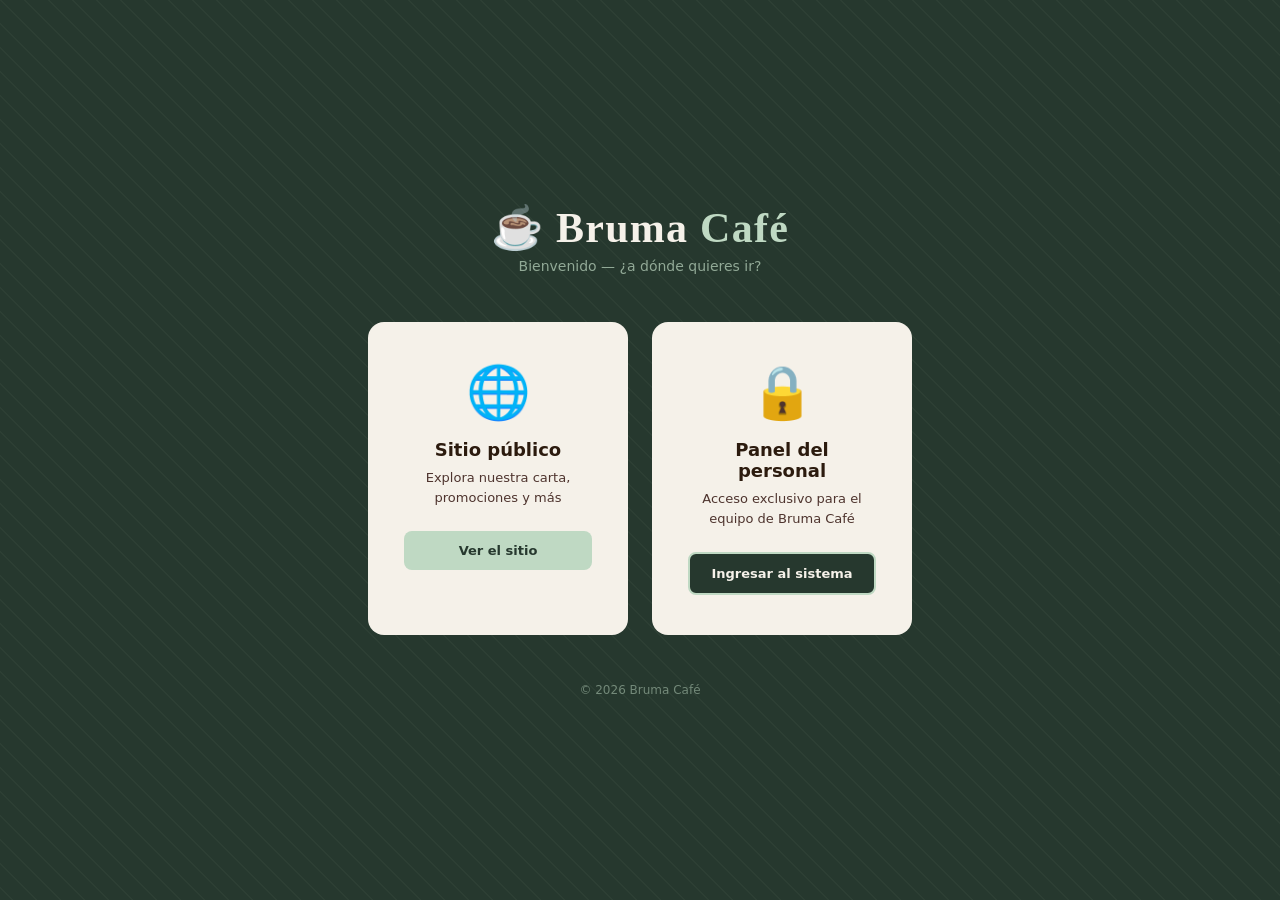
<file: web/index.html>
<!DOCTYPE html>
<html lang="es">
<head>
  <meta charset="UTF-8">
  <meta name="viewport" content="width=device-width, initial-scale=1.0">
  <title>Bruma Café</title>
  <style>
    *, *::before, *::after { box-sizing: border-box; margin: 0; padding: 0; }
    body {
      font-family: system-ui, sans-serif;
      min-height: 100vh;
      background: #26382E;
      display: flex;
      flex-direction: column;
      align-items: center;
      justify-content: center;
      padding: 20px;
      background-image: repeating-linear-gradient(
        45deg, rgba(191,217,195,.04) 0, rgba(191,217,195,.04) 1px,
        transparent 0, transparent 50%);
      background-size: 24px 24px;
    }

    /* Logo */
    .logo-area {
      text-align: center;
      margin-bottom: 48px;
    }
    .logo-area h1 {
      font-family: Georgia, serif;
      font-size: 42px;
      color: #F5F1E9;
      letter-spacing: .03em;
      margin-bottom: 6px;
    }
    .logo-area h1 span { color: #BFD9C3; }
    .logo-area p {
      font-size: 14px;
      color: #BFD9C3;
      opacity: .7;
    }

    /* Tarjetas */
    .cards {
      display: flex;
      gap: 24px;
      justify-content: center;
      flex-wrap: wrap;
    }
    .card {
      background: #F5F1E9;
      border-radius: 16px;
      padding: 40px 36px;
      text-align: center;
      width: 260px;
      transition: transform .2s;
    }
    .card:hover { transform: translateY(-4px); }
    .card-icon { font-size: 52px; margin-bottom: 16px; }
    .card h2 {
      font-size: 18px;
      font-weight: 700;
      color: #2C1B0E;
      margin-bottom: 8px;
    }
    .card p {
      font-size: 13px;
      color: #4E342E;
      margin-bottom: 24px;
      line-height: 1.5;
    }
    .btn {
      display: block;
      padding: 12px 20px;
      border-radius: 8px;
      font-size: 13px;
      font-weight: 600;
      text-decoration: none;
      transition: opacity .15s;
    }
    .btn:hover { opacity: .85; }
    .btn-publico { background: #BFD9C3; color: #26382E; }
    .btn-admin   { background: #26382E; color: #F5F1E9; border: 2px solid #BFD9C3; }

    /* Footer */
    .footer {
      margin-top: 48px;
      font-size: 12px;
      color: rgba(191,217,195,.5);
    }

    /* Responsive */
    @media (max-width: 600px) {
      .logo-area h1 { font-size: 32px; }
      .cards { flex-direction: column; align-items: center; }
      .card { width: 100%; max-width: 300px; }
    }
  </style>
</head>
<body>

  <!-- Logo -->
  <div class="logo-area">
    <h1>☕ Bruma <span>Café</span></h1>
    <p>Bienvenido — ¿a dónde quieres ir?</p>
  </div>

  <!-- Dos tarjetas -->
  <div class="cards">

    <div class="card">
      <div class="card-icon">🌐</div>
      <h2>Sitio público</h2>
      <p>Explora nuestra carta, promociones y más</p>
      <a href="index.html" class="btn btn-publico">Ver el sitio</a>
    </div>

    <div class="card">
      <div class="card-icon">🔒</div>
      <h2>Panel del personal</h2>
      <p>Acceso exclusivo para el equipo de Bruma Café</p>
      <a href="sistema/login.html" class="btn btn-admin">Ingresar al sistema</a>
    </div>

  </div>

  <div class="footer">© 2026 Bruma Café</div>

</body>
</html>
</file>
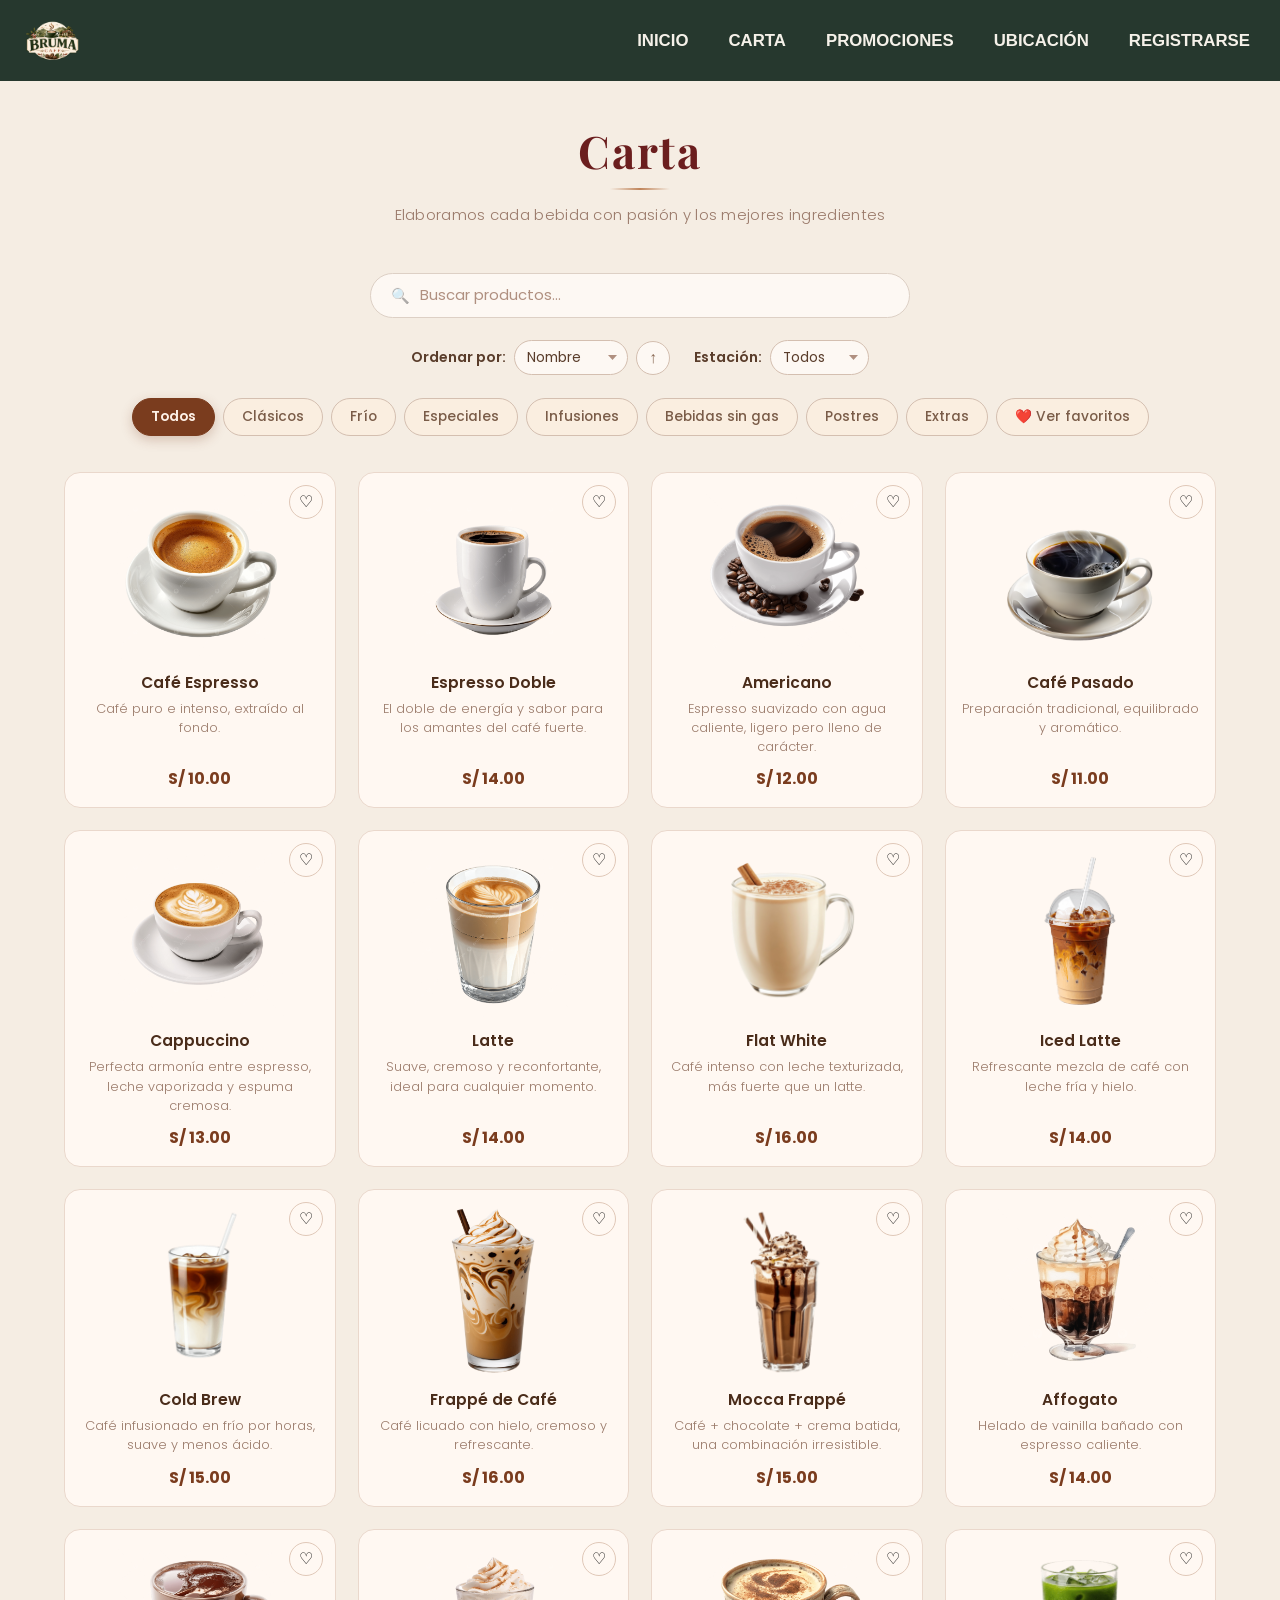
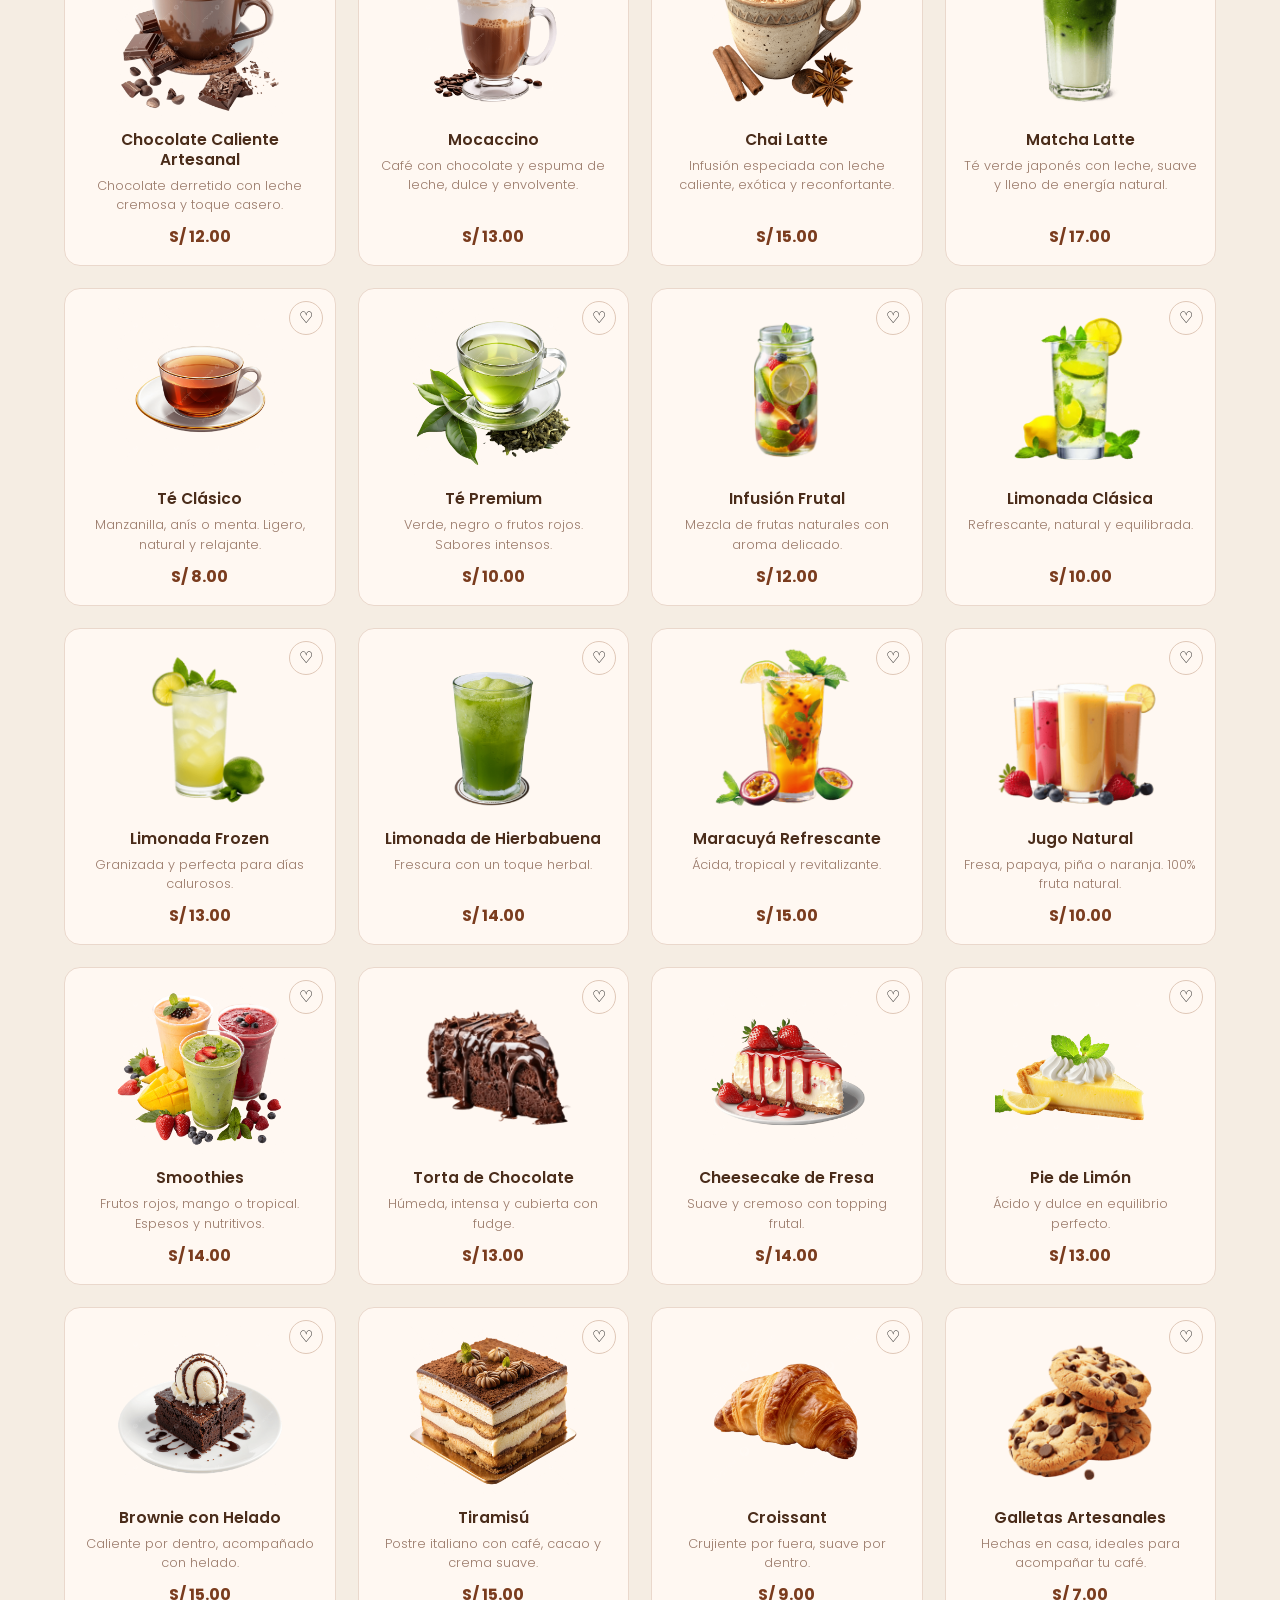
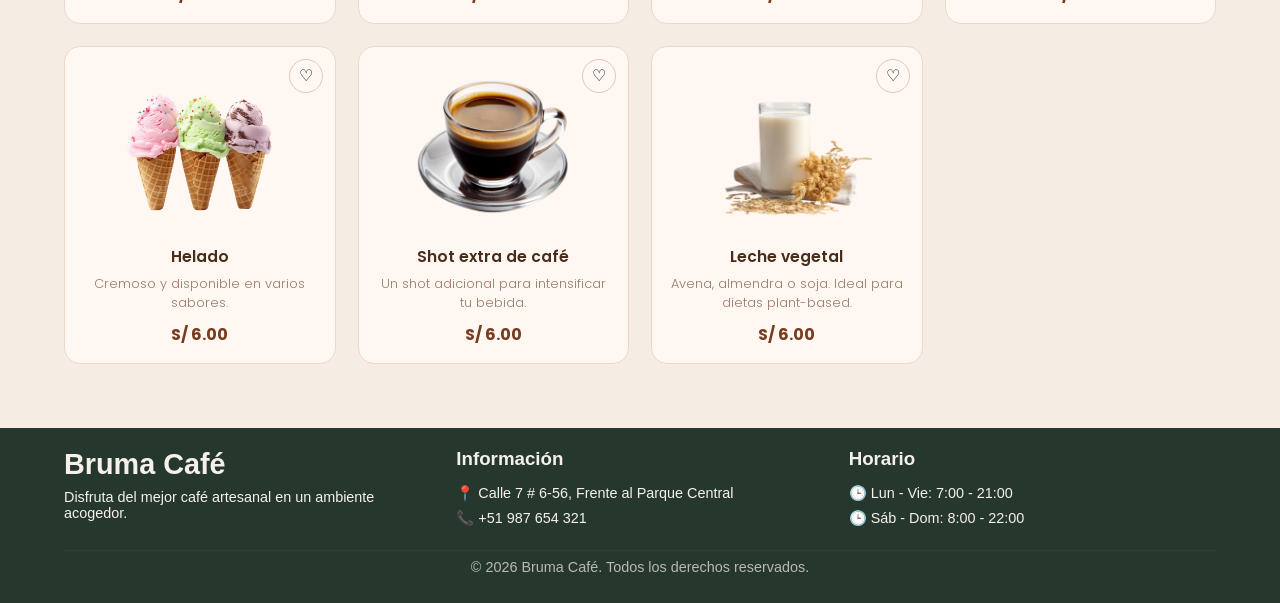
<file: web/CATALOGO.html>
<!DOCTYPE html>
<html lang="es">
<head>
    <title>Bruma Café - Carta</title>
    <meta charset="UTF-8">
    <meta name="viewport" content="width=device-width, initial-scale=1.0">
    <link rel="preconnect" href="https://fonts.googleapis.com">
    <link href="https://fonts.googleapis.com/css2?family=Playfair+Display:wght@700&family=Poppins:wght@300;400;500;600&display=swap" rel="stylesheet">
    <link href="Style_header.css" rel="stylesheet" type="text/css"/>
    <link href="Style_6.css" rel="stylesheet" type="text/css"/>
    <link href="Style_Footer.css" rel="stylesheet" type="text/css"/>
</head>
<body>
    <header>
        <div class="logo-area">
            <img src="Imagenes/LOGO1.png" alt="Logo" class="logo"/>
        </div>
        <nav class="menu">
            <a href="index.html">Inicio</a>
            <a href="CATALOGO.html">Carta</a>
            <a href="Promociones.html">Promociones</a>
            <a href="Direccion.html">Ubicación</a>
            <a href="Registrarse.html">Registrarse</a>
        </nav>
    </header>

    <div class="main"><!--- Contenedor principal --->
        <section class="carta"><!--- Sección de la carta de productos --->

            <div class="carta-header">
                <h1>Carta</h1>
                <div class="divider-deco"></div>
                <p class="text-carta">Elaboramos cada bebida con pasión y los mejores ingredientes</p>
            </div>

            <!-- BUSCADOR -->
            <div class="buscador-box">
                <span class="icono">🔍</span>
                <input type="text" id="buscador" placeholder="Buscar productos...">
            </div>

            <!-- FILTROS -->
            <div class="filtros-top">
                <div class="grupo">
                    <label>Ordenar por:</label>
                    <select id="ordenar">
                        <option value="nombre-asc">Nombre</option>
                        <option value="precio-asc">Precio</option>
                        <option value="fecha-desc">Recientes</option>
                    </select>
                    <button id="toggleOrden">↑</button>
                </div>
                <div class="grupo">
                    <label>Estación:</label>
                    <select id="estacion">
                        <option value="all">Todos</option>
                        <option value="verano">Verano</option>
                        <option value="invierno">Invierno</option>
                    </select>
                </div>
            </div>

            <!-- CATEGORÍAS -->
            <div class="categorias">
                <button class="chip activo" data-cat="all">Todos</button>
                <button class="chip" data-cat="clasicos">Clásicos</button>
                <button class="chip" data-cat="frio">Frío</button>
                <button class="chip" data-cat="especiales">Especiales</button>
                <button class="chip" data-cat="infusiones">Infusiones</button>
                <button class="chip" data-cat="refrescante">Bebidas sin gas</button>
                <button class="chip" data-cat="postres">Postres</button>
                <button class="chip" data-cat="extras">Extras</button>
                <button class="chip" id="verFavoritos">❤️ Ver favoritos</button>
            </div>

            <div class="contenedor-productos"><!--- Contenedor de productos --->

                <!-- ===== CLÁSICOS ===== -->
                <div class="card" data-id="1" data-nombre="Café Espresso" data-categoria="clasicos" data-estacion="invierno" data-precio="10" data-fecha="2025-01-10">
                    <button class="fav-btn">♡</button>
                    <img src="Clasicos/pngtree-espresso-coffee-cutout-png-image_14908169.png" alt="Café Espresso"/>
                    <h3>Café Espresso</h3>
                    <p class="text-card">Café puro e intenso, extraído al fondo.</p>
                    <p>S/ 10.00</p>
                </div>

                <div class="card" data-id="2" data-nombre="Espresso Doble" data-categoria="clasicos" data-estacion="invierno" data-precio="14" data-fecha="2025-02-15">
                    <button class="fav-btn">♡</button>
                    <img src="Clasicos/pngtree-double-delight-cup-of-coffee-and-png-image_15316693.png" alt="Espresso Doble"/>
                    <h3>Espresso Doble</h3>
                    <p class="text-card">El doble de energía y sabor para los amantes del café fuerte.</p>
                    <p>S/ 14.00</p>
                </div>

                <div class="card" data-id="3" data-nombre="Americano" data-categoria="clasicos" data-estacion="invierno" data-precio="12" data-fecha="2025-03-01">
                    <button class="fav-btn">♡</button>
                    <img src="Clasicos/pngtree-americano-coffee-beans-transparent-white-background-png-image_9097377.png" alt="Americano"/>
                    <h3>Americano</h3>
                    <p class="text-card">Espresso suavizado con agua caliente, ligero pero lleno de carácter.</p>
                    <p>S/ 12.00</p>
                </div>

                <div class="card" data-id="4" data-nombre="Café Pasado" data-categoria="clasicos" data-estacion="invierno" data-precio="11" data-fecha="2025-02-20">
                    <button class="fav-btn">♡</button>
                    <img src="Clasicos/cafepasado.png" alt="Café Pasado"/>
                    <h3>Café Pasado</h3>
                    <p class="text-card">Preparación tradicional, equilibrado y aromático.</p>
                    <p>S/ 11.00</p>
                </div>

                <div class="card" data-id="5" data-nombre="Cappuccino" data-categoria="clasicos" data-estacion="invierno" data-precio="13" data-fecha="2025-02-20">
                    <button class="fav-btn">♡</button>
                    <img src="Clasicos/pngtree-delicious-cappuccino-coffee-cup-png-image_14663060.png" alt="Cappuccino"/>
                    <h3>Cappuccino</h3>
                    <p class="text-card">Perfecta armonía entre espresso, leche vaporizada y espuma cremosa.</p>
                    <p>S/ 13.00</p>
                </div>

                <div class="card" data-id="6" data-nombre="Latte" data-categoria="clasicos" data-estacion="invierno" data-precio="14" data-fecha="2025-02-20">
                    <button class="fav-btn">♡</button>
                    <img src="Clasicos/latte22.png" alt="Latte"/>
                    <h3>Latte</h3>
                    <p class="text-card">Suave, cremoso y reconfortante, ideal para cualquier momento.</p>
                    <p>S/ 14.00</p>
                </div>

                <div class="card" data-id="7" data-nombre="Flat White" data-categoria="clasicos" data-estacion="invierno" data-precio="16" data-fecha="2025-02-20">
                    <button class="fav-btn">♡</button>
                    <img src="Clasicos/pngtree-cup-of-hot-flat-white-coffee-on-transparent-background-png-image_14802534.png" alt="Flat White"/>
                    <h3>Flat White</h3>
                    <p class="text-card">Café intenso con leche texturizada, más fuerte que un latte.</p>
                    <p>S/ 16.00</p>
                </div>

                <!-- ===== FRÍO ===== -->
                <div class="card" data-id="8" data-nombre="Iced Latte" data-categoria="frio" data-estacion="verano" data-precio="14" data-fecha="2025-02-20">
                    <button class="fav-btn">♡</button>
                    <img src="Especiales/pngtree-iced-coffee-latte-in-a-plastic-cup-png-image_16393391.png" alt="Iced Latte"/>
                    <h3>Iced Latte</h3>
                    <p class="text-card">Refrescante mezcla de café con leche fría y hielo.</p>
                    <p>S/ 14.00</p>
                </div>

                <div class="card" data-id="9" data-nombre="Cold Brew" data-categoria="frio" data-estacion="verano" data-precio="15" data-fecha="2025-02-20">
                    <button class="fav-btn">♡</button>
                    <img src="Especiales/pngtree-cold-brewed-iced-latte-coffee-png-image_15470494.png" alt="Cold Brew"/>
                    <h3>Cold Brew</h3>
                    <p class="text-card">Café infusionado en frío por horas, suave y menos ácido.</p>
                    <p>S/ 15.00</p>
                </div>

                <div class="card" data-id="10" data-nombre="Frappé de Café" data-categoria="frio" data-estacion="verano" data-precio="16" data-fecha="2025-02-20">
                    <button class="fav-btn">♡</button>
                    <img src="Especiales/frappecafe.png" alt="Frappé de Café"/>
                    <h3>Frappé de Café</h3>
                    <p class="text-card">Café licuado con hielo, cremoso y refrescante.</p>
                    <p>S/ 16.00</p>
                </div>

                <div class="card" data-id="11" data-nombre="Mocca Frappé" data-categoria="frio" data-estacion="verano" data-precio="15" data-fecha="2025-02-20">
                    <button class="fav-btn">♡</button>
                    <img src="Especiales/pngtree-mocha-coffee-frappe-in-glass-png-image_13321780.png" alt="Mocca Frappé"/>
                    <h3>Mocca Frappé</h3>
                    <p class="text-card">Café + chocolate + crema batida, una combinación irresistible.</p>
                    <p>S/ 15.00</p>
                </div>

                <div class="card" data-id="12" data-nombre="Affogato" data-categoria="frio" data-estacion="verano" data-precio="14" data-fecha="2025-02-20">
                    <button class="fav-btn">♡</button>
                    <img src="Especiales/pngtree-watercolor-affogato-coffee-png-image_13005835.png" alt="Affogato"/>
                    <h3>Affogato</h3>
                    <p class="text-card">Helado de vainilla bañado con espresso caliente.</p>
                    <p>S/ 14.00</p>
                </div>

                <!-- ===== ESPECIALES ===== -->
                <div class="card" data-id="13" data-nombre="Chocolate Caliente Artesanal" data-categoria="especiales" data-estacion="invierno" data-precio="12" data-fecha="2025-02-20">
                    <button class="fav-btn">♡</button>
                    <img src="Especiales/chocCaliente.png" alt="Chocolate Caliente Artesanal"/>
                    <h3>Chocolate Caliente Artesanal</h3>
                    <p class="text-card">Chocolate derretido con leche cremosa y toque casero.</p>
                    <p>S/ 12.00</p>
                </div>

                <div class="card" data-id="14" data-nombre="Mocaccino" data-categoria="especiales" data-estacion="invierno" data-precio="13" data-fecha="2025-02-20">
                    <button class="fav-btn">♡</button>
                    <img src="Calientes/pngtree-viennese-coffee-reminiscent-of-cafe-mocha-european-drink-that-contains-espresso-png-image_14593740.png" alt="Mocaccino"/>
                    <h3>Mocaccino</h3>
                    <p class="text-card">Café con chocolate y espuma de leche, dulce y envolvente.</p>
                    <p>S/ 13.00</p>
                </div>

                <div class="card" data-id="15" data-nombre="Chai Latte" data-categoria="especiales" data-estacion="invierno" data-precio="15" data-fecha="2025-02-20">
                    <button class="fav-btn">♡</button>
                    <img src="Especiales/chailattee.png" alt="Chai Latte"/>
                    <h3>Chai Latte</h3>
                    <p class="text-card">Infusión especiada con leche caliente, exótica y reconfortante.</p>
                    <p>S/ 15.00</p>
                </div>

                <div class="card" data-id="16" data-nombre="Matcha Latte" data-categoria="especiales" data-estacion="verano" data-precio="17" data-fecha="2025-02-20">
                    <button class="fav-btn">♡</button>
                    <img src="Calientes/pngtree-matcha-latte-a-tall-glass-of-iced-green-tea-with-cream-png-image_15443763.png" alt="Matcha Latte"/>
                    <h3>Matcha Latte</h3>
                    <p class="text-card">Té verde japonés con leche, suave y lleno de energía natural.</p>
                    <p>S/ 17.00</p>
                </div>

                <!-- ===== INFUSIONES ===== -->
                <div class="card" data-id="17" data-nombre="Té Clásico" data-categoria="infusiones" data-estacion="all" data-precio="8" data-fecha="2025-02-20">
                    <button class="fav-btn">♡</button>
                    <img src="Infusiones/pngtree-hot-cup-of-black-tea-in-a-classic-white-teacup-png-image_20336625.png" alt="Té Clásico"/>
                    <h3>Té Clásico</h3>
                    <p class="text-card">Manzanilla, anís o menta. Ligero, natural y relajante.</p>
                    <p>S/ 8.00</p>
                </div>

                <div class="card" data-id="18" data-nombre="Té Premium" data-categoria="infusiones" data-estacion="all" data-precio="10" data-fecha="2025-02-20">
                    <button class="fav-btn">♡</button>
                    <img src="Infusiones/pngtree-cup-of-green-tea-with-leaves-on-transparent-background-png-image_20059703.png" alt="Té Premium"/>
                    <h3>Té Premium</h3>
                    <p class="text-card">Verde, negro o frutos rojos. Sabores intensos.</p>
                    <p>S/ 10.00</p>
                </div>

                <div class="card" data-id="19" data-nombre="Infusión Frutal" data-categoria="infusiones" data-estacion="all" data-precio="12" data-fecha="2025-02-20">
                    <button class="fav-btn">♡</button>
                    <img src="Infusiones/pngtree-fruit-infused-water-in-a-mason-jar-png-image_13125695.png" alt="Infusión Frutal"/>
                    <h3>Infusión Frutal</h3>
                    <p class="text-card">Mezcla de frutas naturales con aroma delicado.</p>
                    <p>S/ 12.00</p>
                </div>

                <!-- ===== BEBIDAS SIN GAS ===== -->
                <div class="card" data-id="20" data-nombre="Limonada Clásica" data-categoria="refrescante" data-estacion="all" data-precio="10" data-fecha="2025-02-20">
                    <button class="fav-btn">♡</button>
                    <img src="Bebidas refrescantes/pngtree-cold-lemonade-with-mint-and-lemon-drink-png-image_12239904.png" alt="Limonada Clásica"/>
                    <h3>Limonada Clásica</h3>
                    <p class="text-card">Refrescante, natural y equilibrada.</p>
                    <p>S/ 10.00</p>
                </div>

                <div class="card" data-id="21" data-nombre="Limonada Frozen" data-categoria="refrescante" data-estacion="verano" data-precio="13" data-fecha="2025-02-20">
                    <button class="fav-btn">♡</button>
                    <img src="Bebidas refrescantes/limonada.png" alt="Limonada Frozen"/>
                    <h3>Limonada Frozen</h3>
                    <p class="text-card">Granizada y perfecta para días calurosos.</p>
                    <p>S/ 13.00</p>
                </div>

                <div class="card" data-id="22" data-nombre="Limonada de Hierbabuena" data-categoria="refrescante" data-estacion="all" data-precio="14" data-fecha="2025-02-20">
                    <button class="fav-btn">♡</button>
                    <img src="Bebidas refrescantes/hierbabuena.png" alt="Limonada de Hierbabuena"/>
                    <h3>Limonada de Hierbabuena</h3>
                    <p class="text-card">Frescura con un toque herbal.</p>
                    <p>S/ 14.00</p>
                </div>

                <div class="card" data-id="23" data-nombre="Maracuyá Refrescante" data-categoria="refrescante" data-estacion="all" data-precio="15" data-fecha="2025-02-20">
                    <button class="fav-btn">♡</button>
                    <img src="Bebidas refrescantes/pngtree-passion-fruit-mojito-tropical-cocktail-png-image_11671596.png" alt="Maracuyá Refrescante"/>
                    <h3>Maracuyá Refrescante</h3>
                    <p class="text-card">Ácida, tropical y revitalizante.</p>
                    <p>S/ 15.00</p>
                </div>

                <div class="card" data-id="24" data-nombre="Jugo Natural" data-categoria="refrescante" data-estacion="all" data-precio="10" data-fecha="2025-02-20">
                    <button class="fav-btn">♡</button>
                    <img src="Bebidas refrescantes/pngtree-a-picture-of-bunch-different-colored-fruit-juices-fresh-juice-assortment-png-image_15149208.png" alt="Jugo Natural"/>
                    <h3>Jugo Natural</h3>
                    <p class="text-card">Fresa, papaya, piña o naranja. 100% fruta natural.</p>
                    <p>S/ 10.00</p>
                </div>

                <div class="card" data-id="25" data-nombre="Smoothies" data-categoria="refrescante" data-estacion="all" data-precio="14" data-fecha="2025-02-20">
                    <button class="fav-btn">♡</button>
                    <img src="Bebidas refrescantes/pngtree-smoothies-ready-fruits-png-image_20328080.png" alt="Smoothies"/>
                    <h3>Smoothies</h3>
                    <p class="text-card">Frutos rojos, mango o tropical. Espesos y nutritivos.</p>
                    <p>S/ 14.00</p>
                </div>

                <!-- ===== POSTRES ===== -->
                <div class="card" data-id="26" data-nombre="Torta de Chocolate" data-categoria="postres" data-estacion="all" data-precio="13" data-fecha="2025-02-20">
                    <button class="fav-btn">♡</button>
                    <img src="Postres/pngtree-gooey-bliss-a-tempting-chocolate-cake-slice-png-image_10398634.png" alt="Torta de Chocolate"/>
                    <h3>Torta de Chocolate</h3>
                    <p class="text-card">Húmeda, intensa y cubierta con fudge.</p>
                    <p>S/ 13.00</p>
                </div>

                <div class="card" data-id="27" data-nombre="Cheesecake de Fresa" data-categoria="postres" data-estacion="all" data-precio="14" data-fecha="2025-02-20">
                    <button class="fav-btn">♡</button>
                    <img src="Postres/pngtree-slice-of-strawberry-cheesecake-topped-with-fresh-berries-png-image_18847834.png" alt="Cheesecake de Fresa"/>
                    <h3>Cheesecake de Fresa</h3>
                    <p class="text-card">Suave y cremoso con topping frutal.</p>
                    <p>S/ 14.00</p>
                </div>

                <div class="card" data-id="28" data-nombre="Pie de Limón" data-categoria="postres" data-estacion="all" data-precio="13" data-fecha="2025-02-20">
                    <button class="fav-btn">♡</button>
                    <img src="Postres/pngtree-sweet-lemon-pie-png-image_14541909.png" alt="Pie de Limón"/>
                    <h3>Pie de Limón</h3>
                    <p class="text-card">Ácido y dulce en equilibrio perfecto.</p>
                    <p>S/ 13.00</p>
                </div>

                <div class="card" data-id="29" data-nombre="Brownie con Helado" data-categoria="postres" data-estacion="all" data-precio="15" data-fecha="2025-02-20">
                    <button class="fav-btn">♡</button>
                    <img src="Postres/pngtree-chocolate-brownie-with-vanilla-ice-cream-png-image_19965918.png" alt="Brownie con Helado"/>
                    <h3>Brownie con Helado</h3>
                    <p class="text-card">Caliente por dentro, acompañado con helado.</p>
                    <p>S/ 15.00</p>
                </div>

                <div class="card" data-id="30" data-nombre="Tiramisú" data-categoria="postres" data-estacion="all" data-precio="15" data-fecha="2025-02-20">
                    <button class="fav-btn">♡</button>
                    <img src="Postres/pngtree-tiramisu-cake-png-image_16978655.png" alt="Tiramisú"/>
                    <h3>Tiramisú</h3>
                    <p class="text-card">Postre italiano con café, cacao y crema suave.</p>
                    <p>S/ 15.00</p>
                </div>

                <div class="card" data-id="31" data-nombre="Croissant" data-categoria="postres" data-estacion="all" data-precio="9" data-fecha="2025-02-20">
                    <button class="fav-btn">♡</button>
                    <img src="Postres/pngtree-croissant-cutout-png-file-png-image_13019052.png" alt="Croissant"/>
                    <h3>Croissant</h3>
                    <p class="text-card">Crujiente por fuera, suave por dentro.</p>
                    <p>S/ 9.00</p>
                </div>

                <div class="card" data-id="32" data-nombre="Galletas Artesanales" data-categoria="postres" data-estacion="all" data-precio="7" data-fecha="2025-02-20">
                    <button class="fav-btn">♡</button>
                    <img src="Postres/pngtree-deliciously-homemade-chocolate-chip-cookies-with-a-perfect-crunch-png-image_13215405.png" alt="Galletas Artesanales"/>
                    <h3>Galletas Artesanales</h3>
                    <p class="text-card">Hechas en casa, ideales para acompañar tu café.</p>
                    <p>S/ 7.00</p>
                </div>

                <!-- ===== EXTRAS ===== -->
                <div class="card" data-id="33" data-nombre="Helado" data-categoria="extras" data-estacion="all" data-precio="6" data-fecha="2025-02-20">
                    <button class="fav-btn">♡</button>
                    <img src="Extras/pngtree-ice-cream-png-image_13519901.png" alt="Helado"/>
                    <h3>Helado</h3>
                    <p class="text-card">Cremoso y disponible en varios sabores.</p>
                    <p>S/ 6.00</p>
                </div>

                <div class="card" data-id="34" data-nombre="Shot extra de café" data-categoria="extras" data-estacion="all" data-precio="6" data-fecha="2025-02-20">
                    <button class="fav-btn">♡</button>
                    <img src="Extras/pngtree-espresso-cup-with-a-rich-dark-coffee-shot-png-image_12511778.png" alt="Shot extra de café"/>
                    <h3>Shot extra de café</h3>
                    <p class="text-card">Un shot adicional para intensificar tu bebida.</p>
                    <p>S/ 6.00</p>
                </div>

                <div class="card" data-id="35" data-nombre="Leche vegetal" data-categoria="extras" data-estacion="all" data-precio="6" data-fecha="2025-02-20">
                    <button class="fav-btn">♡</button>
                    <img src="Extras/pngtree-oat-milk-in-clear-glass-with-oats-on-table-isolated-transparent-png-image_16536605_1.png" alt="Leche vegetal"/>
                    <h3>Leche vegetal</h3>
                    <p class="text-card">Avena, almendra o soja. Ideal para dietas plant-based.</p>
                    <p>S/ 6.00</p>
                </div>

            </div>
        </section>
    </div>
    <!--  agregar  -->
  <footer class="f-pie">
      <!--  agregar  -->
    <div class="f-fila"> <!-- Ahora se llama fila porque agrupa las columnas -->
        <!--  agregar -->
        <div class="f-columna">
            <h2>Bruma Café</h2>
            <p>Disfruta del mejor café artesanal en un ambiente acogedor.</p>
        </div>
<!--  agregar -->
        <div class="f-columna">
            <h3>Información</h3>
            <p>📍 Calle 7 # 6-56, Frente al Parque Central</p>
            <p>📞 +51 987 654 321</p>
        </div>
<!--  agregar  -->
        <div class="f-columna">
            <h3>Horario</h3>
            <p>🕒 Lun - Vie: 7:00 - 21:00</p>
            <p>🕒 Sáb - Dom: 8:00 - 22:00</p>
        </div>

    </div>
<!--  agregar  -->
    <div class="f-derechos">
        <hr>
        <p>© 2026 Bruma Café. Todos los derechos reservados.</p>
    </div>
</footer>

    <!--  Script  -->
    <script>
        const chips = document.querySelectorAll(".chip");/* BOTONES DE CATEGORÍA */
        const buscador = document.getElementById("buscador");/* BUSCADOR */
        const ordenar = document.getElementById("ordenar");/* SELECT DE ORDEN */
        const estacion = document.getElementById("estacion");/* SELECT DE ESTACIÓN */
        const toggleOrden = document.getElementById("toggleOrden");/* BOTÓN DE TOGGLE ORDEN */
        let ascendente = true;/* ORDEN INICIAL */
        let categoriaActiva = "all";/* CATEGORÍA INICIAL */
        let mostrandoFavoritos = false;/* ESTADO DE FAVORITOS */

        /* FAVORITOS desde localStorage */
        let favoritos = JSON.parse(localStorage.getItem("favoritos")) || [];

        /* MARCAR favoritos al cargar */
        document.querySelectorAll(".card").forEach(card => {
            const id = card.dataset.id;
            const btn = card.querySelector(".fav-btn");
            if (favoritos.includes(id)) {
                btn.classList.add("activo");
                btn.textContent = "❤";
            }
            btn.addEventListener("click", () => {
                if (favoritos.includes(id)) {
                    favoritos = favoritos.filter(f => f !== id);
                    btn.classList.remove("activo");
                    btn.textContent = "♡";
                } else {
                    favoritos.push(id);
                    btn.classList.add("activo");
                    btn.textContent = "❤";
                }
                localStorage.setItem("favoritos", JSON.stringify(favoritos));
                if (mostrandoFavoritos) filtrar();
            });
                        btn.classList.remove("pop");
            void btn.offsetWidth; // fuerza el re-render para que funcione si se hace click rápido
            btn.classList.add("pop");
            btn.addEventListener("animationend", () => btn.classList.remove("pop"), { once: true });
        });

        /* VER FAVORITOS */
        document.getElementById("verFavoritos").addEventListener("click", () => {
            mostrandoFavoritos = !mostrandoFavoritos;
            const btn = document.getElementById("verFavoritos");
            btn.classList.toggle("activo", mostrandoFavoritos);
            filtrar();
        });

        /* CAMBIO DE CATEGORÍA */
        chips.forEach(btn => {
            if (btn.id === "verFavoritos") return;
            btn.addEventListener("click", () => {
                chips.forEach(b => b.classList.remove("activo"));
                btn.classList.add("activo");
                categoriaActiva = btn.dataset.cat;
                mostrandoFavoritos = false;
                document.getElementById("verFavoritos").classList.remove("activo");
                filtrar();
            });
        });

        /* TOGGLE ORDEN */
        toggleOrden.addEventListener("click", () => {
            ascendente = !ascendente;
            toggleOrden.textContent = ascendente ? "↑" : "↓";
            ordenarProductos();
        });

        estacion.addEventListener("change", filtrar);
        buscador.addEventListener("input", filtrar);
        ordenar.addEventListener("change", ordenarProductos);

        /* FILTRAR */
        function filtrar() {
            const texto = buscador.value.toLowerCase();
            const filtroEstacion = estacion.value;

            document.querySelectorAll(".card").forEach(p => {
                const nombre = (p.dataset.nombre || "").toLowerCase();
                const categoria = p.dataset.categoria || "";
                const est = p.dataset.estacion || "";
                const id = p.dataset.id;

                const okTexto = nombre.includes(texto);
                const okCat = categoriaActiva === "all" || categoria === categoriaActiva;
                const okEstacion = filtroEstacion === "all" || est === filtroEstacion || est === "all";
                const okFav = !mostrandoFavoritos || favoritos.includes(id);

                p.style.display = (okTexto && okCat && okEstacion && okFav) ? "" : "none";
            });

            ordenarProductos();
        }

        /* ORDENAR */
        function ordenarProductos() {
            const contenedor = document.querySelector(".contenedor-productos");
            if (!contenedor) return;
            const productos = Array.from(contenedor.children);

            productos.sort((a, b) => {
                const tipo = ordenar.value;
                let resultado = 0;
               if (tipo === "precio-asc")   if (tipo === "nombre-asc") resultado = a.dataset.nombre.localeCompare(b.dataset.nombre);
                if (tipo === "precio-asc") resultado = parseFloat(a.dataset.precio) - parseFloat(b.dataset.precio);
                if (tipo === "fecha-desc") resultado = new Date(b.dataset.fecha) - new Date(a.dataset.fecha);
                return ascendente ? resultado : -resultado;
            });

            contenedor.innerHTML = "";
            productos.forEach(p => contenedor.appendChild(p));
        }
    </script>

</body>
</html>
</file>
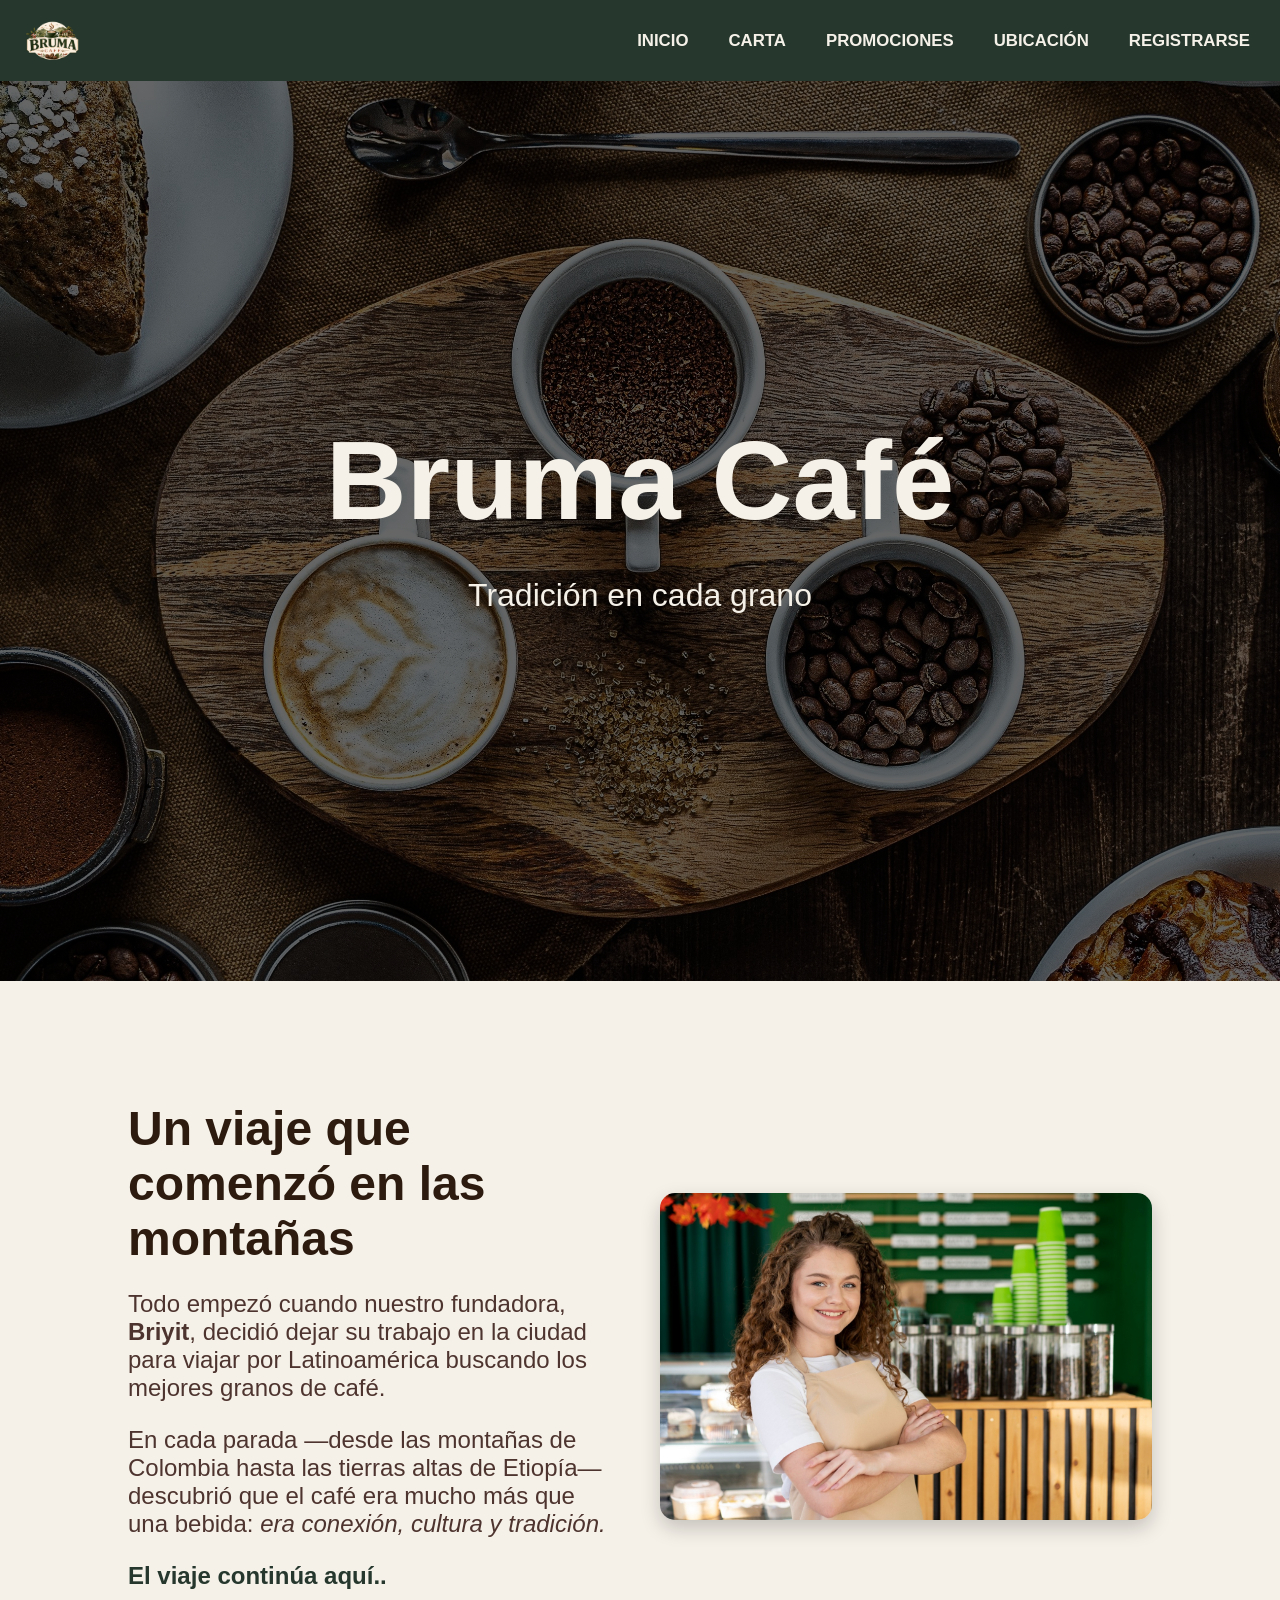
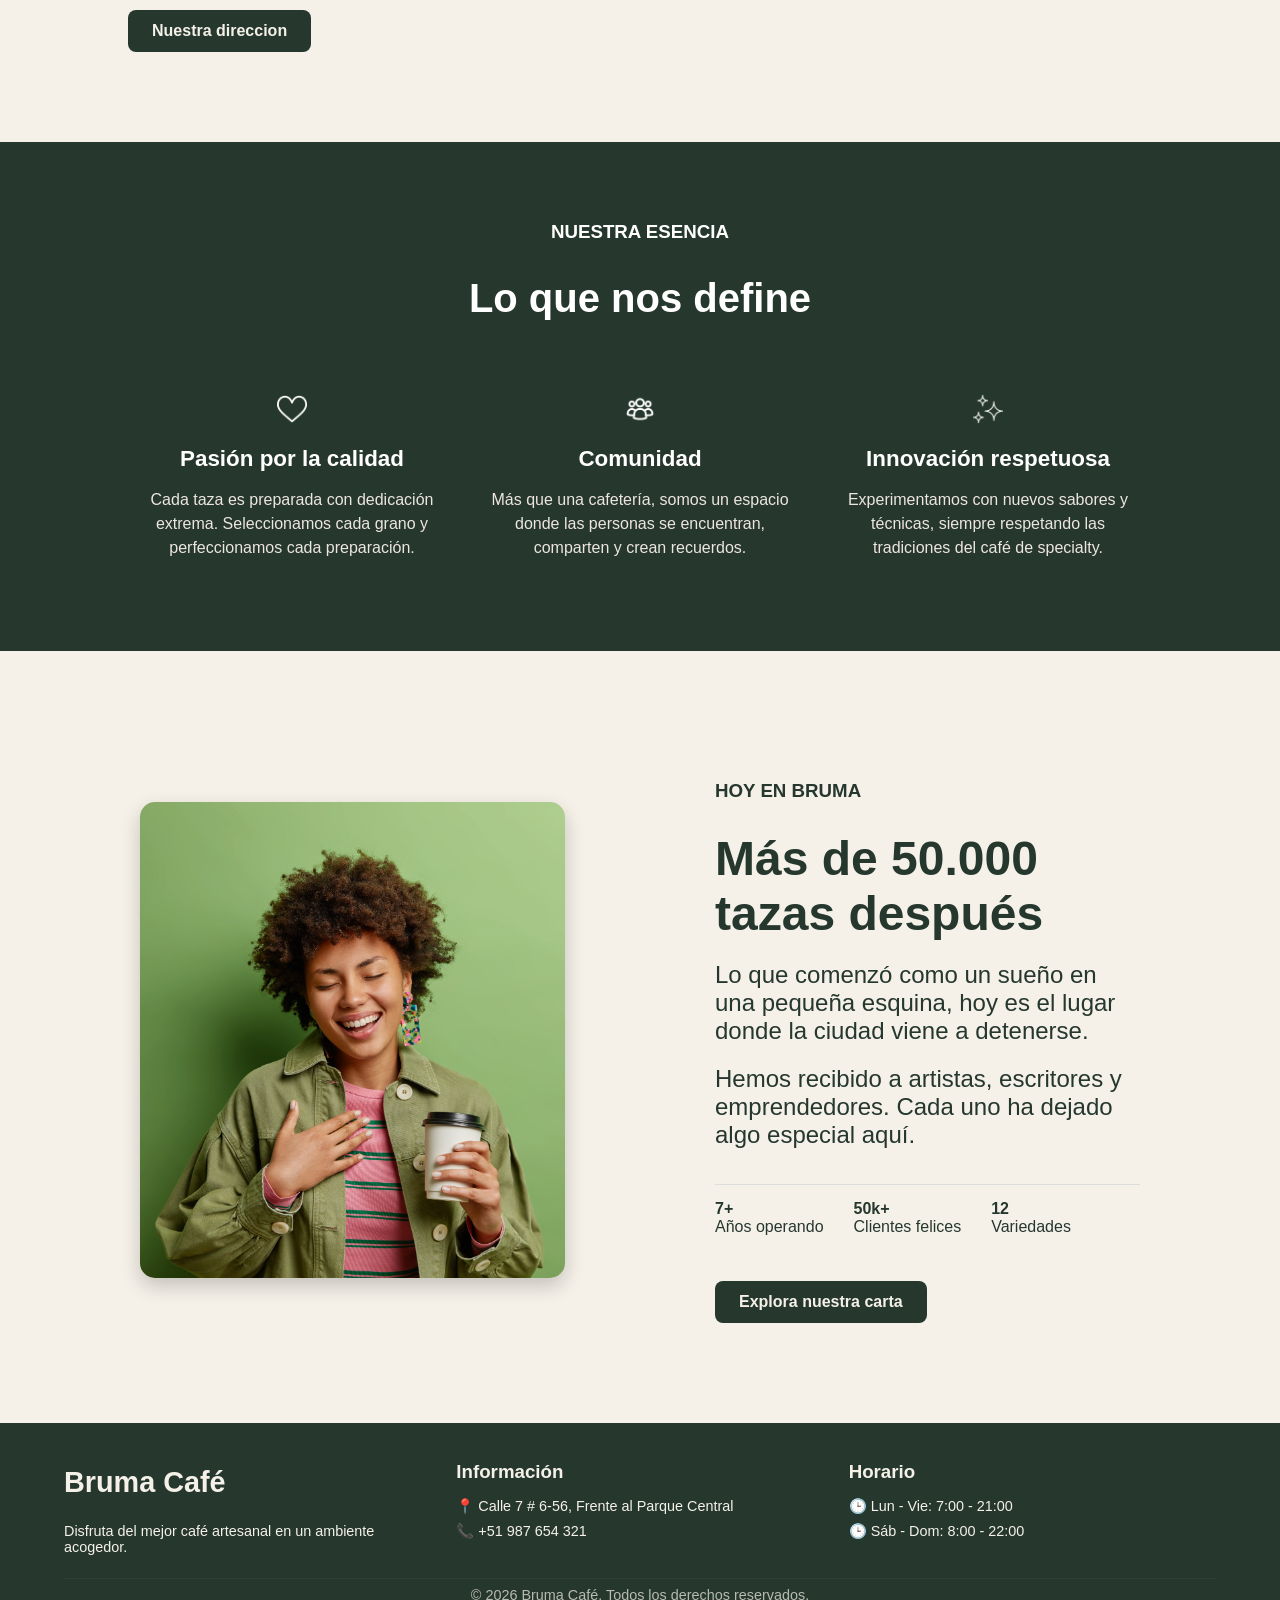
<file: web/cliente.html>
<!DOCTYPE html>
<html>
    <head>
        <title>Bruma Café</title>
        <meta name="viewport" content="width=device-width, initial-scale=1.0">
        <meta charset="UTF-8">
        <link href="Style_1.css" rel="stylesheet" type="text/css"/>
        <link href="Style_header.css" rel="stylesheet" type="text/css"/>
        <link href="Style_Footer.css" rel="stylesheet" type="text/css"/>
    </head>
    <body>
        <div class="container">
            <header>
                <div class="logo-area">
                    <img src="Imagenes/LOGO1.png" alt="Logo" class="logo"/>
                </div>
                <nav class="menu">
                    <a href="index.html">Inicio</a>
                    <a href="CATALOGO.html">Carta</a>
                    <a href="Promociones.html">Promociones</a>
                    <a href="Direccion.html">Ubicación</a>
                    <a href="Registrarse.html">Registrarse</a>
                </nav>
            </header>

            <div class="banner-img">
                <div class="banner-text">
                    <h1>Bruma Café</h1>
                    <p>Tradición en cada grano</p>
                </div>
            </div>

            <section class="content1">
                <div class="left-column">
                    <h1>Un viaje que comenzó en las montañas</h1>
                    <p>Todo empezó cuando nuestro fundadora, <strong>Briyit</strong>, decidió dejar su trabajo en la ciudad para viajar por Latinoamérica buscando los mejores granos de café.</p>
                    <p>En cada parada —desde las montañas de Colombia hasta las tierras altas de Etiopía— descubrió que el café era mucho más que una bebida: <i>era conexión, cultura y tradición.</i></p>
                    <h2>El viaje continúa aquí..</h2>
                    <div class="contenedor-botones"> 
                        <a href="Direccion.html" class="boton">Nuestra direccion</a>
                    </div>
                </div>
                <div class="right-column">
                    <img src="Imagenes/Imagen2_2.jpeg" alt="Café Bruma" class="img2"/>
                </div>
            </section>

            <section class="content2">
                <h3>NUESTRA ESENCIA</h3>
                <h2>Lo que nos define</h2><br>
                <div class="cards-container">
                    <div class="card">
                        <img src="Imagenes/Icono_1.png" alt="Calidad" class="card-img"/>
                        <h3>Pasión por la calidad</h3>
                        <p>Cada taza es preparada con dedicación extrema. Seleccionamos cada grano y perfeccionamos cada preparación.</p>
                    </div>
                    <div class="card">
                        <img src="Imagenes/Icono_2.png" alt="Comunidad" class="card-img"/>
                        <h3>Comunidad</h3>
                        <p>Más que una cafetería, somos un espacio donde las personas se encuentran, comparten y crean recuerdos.</p>
                    </div>
                    <div class="card">
                        <img src="Imagenes/Icono_3.png" alt="Innovación" class="card-img"/>
                        <h3>Innovación respetuosa</h3>
                        <p>Experimentamos con nuevos sabores y técnicas, siempre respetando las tradiciones del café de specialty.</p>
                    </div>
                </div>
            </section>  

            <section class="content3">
                <div class="left-column">
                    <img src="Imagenes/Imagen3_1.jpg" alt="Imagen premio" class="img3"/>
                </div>
                <div class="right-column">
                    <h3>HOY EN BRUMA</h3>
                    <h1>Más de 50.000 tazas después</h1>
                    <p>Lo que comenzó como un sueño en una pequeña esquina, hoy es el lugar donde la ciudad viene a detenerse.</p>
                    <p>Hemos recibido a artistas, escritores y emprendedores. Cada uno ha dejado algo especial aquí.</p>
                    <div class="fila-datos">
                        <div class="dato-item"><b>7+</b><br><span>Años operando</span></div>
                        <div class="dato-item"><b>50k+</b><br><span>Clientes felices</span></div>
                        <div class="dato-item"><b>12</b><br><span>Variedades</span></div>
                    </div>
                    <div class="contenedor-botones">
                        <a href="CATALOGO.html" class="boton">Explora nuestra carta</a>
                    </div>
                </div>
            </section>

            <footer class="f-pie">
                <div class="f-fila">
                    <div class="f-columna">
                        <h2>Bruma Café</h2>
                        <p>Disfruta del mejor café artesanal en un ambiente acogedor.</p>
                    </div>
                    <div class="f-columna">
                        <h3>Información</h3>
                        <p>📍 Calle 7 # 6-56, Frente al Parque Central</p>
                        <p>📞 +51 987 654 321</p>
                    </div>
                    <div class="f-columna">
                        <h3>Horario</h3>
                        <p>🕒 Lun - Vie: 7:00 - 21:00</p>
                        <p>🕒 Sáb - Dom: 8:00 - 22:00</p>
                    </div>
                </div>
                <div class="f-derechos">
                    <hr>
                    <p>© 2026 Bruma Café. Todos los derechos reservados.</p>
                </div>
            </footer>
        </div>
    </body>
</html>
</file>
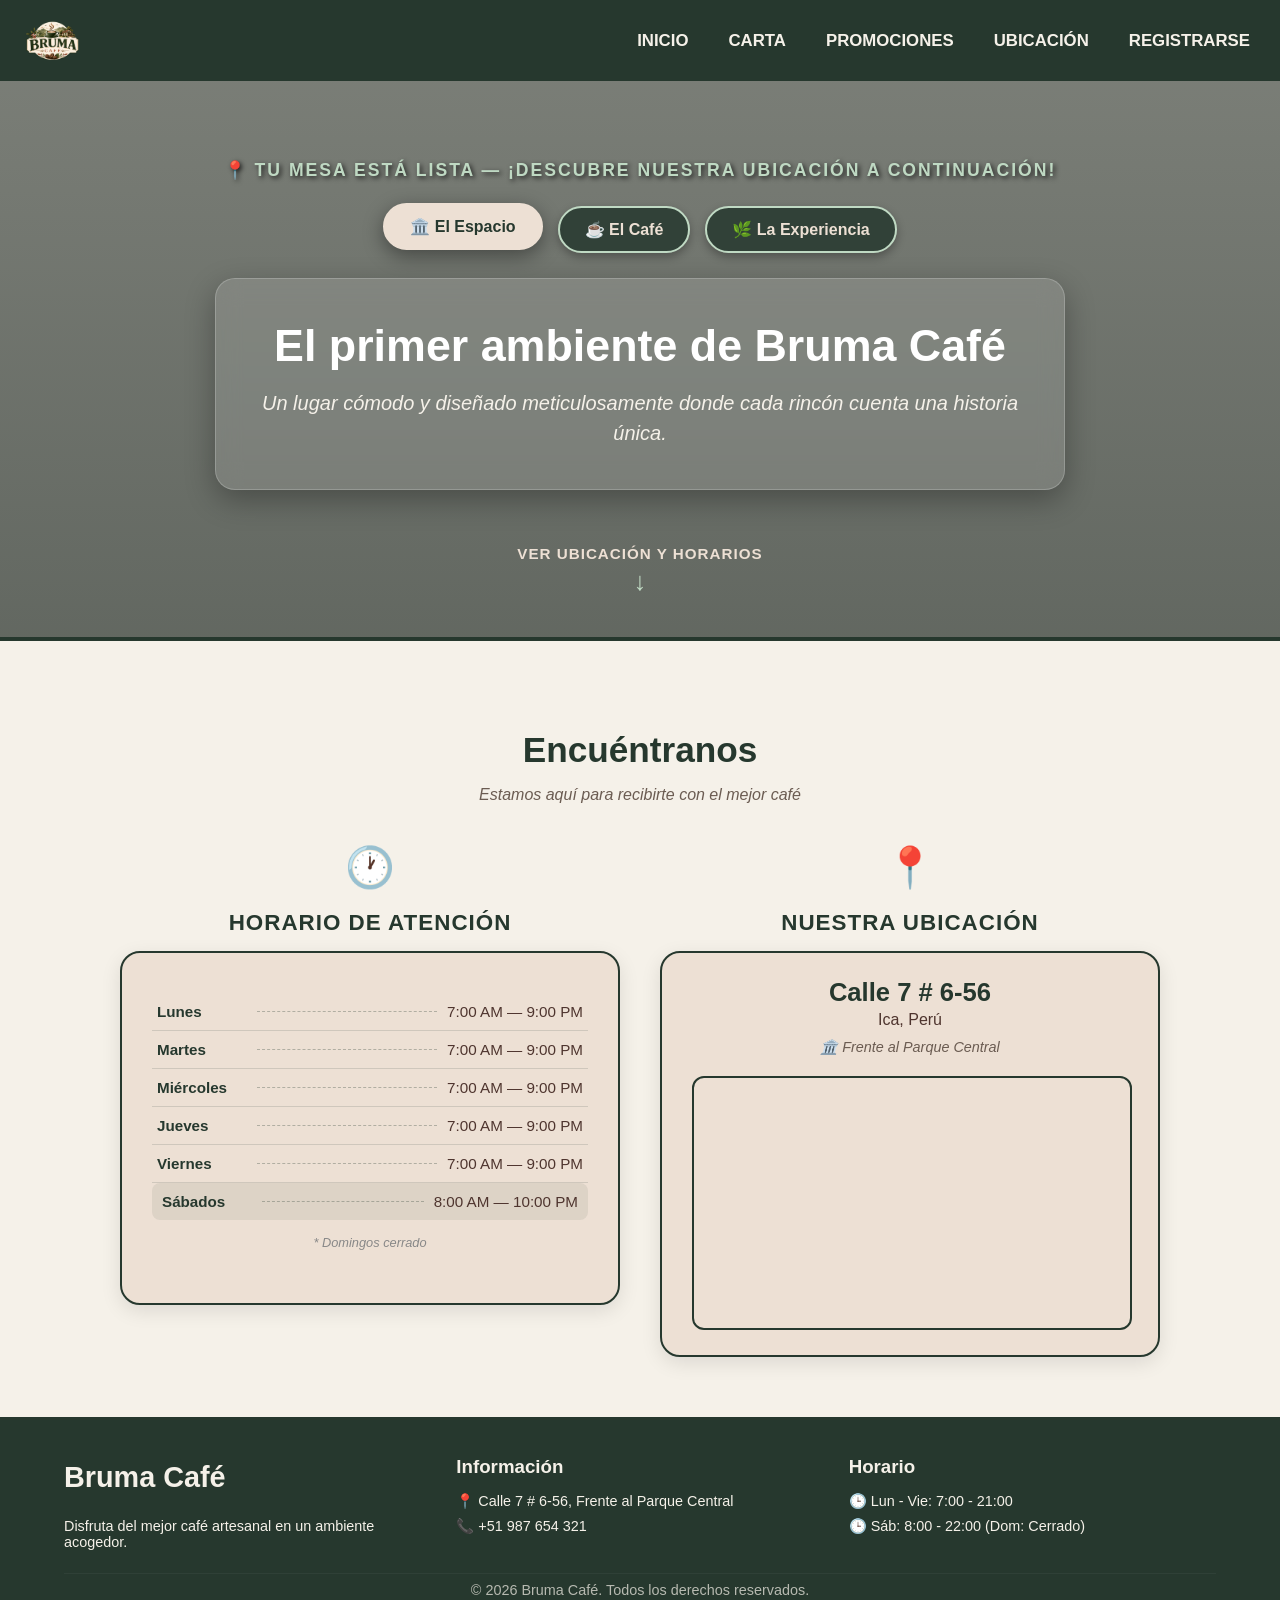
<file: web/Direccion.html>
<!DOCTYPE html>
<html>

<head>
    <title>Bruma Café - Ubicación</title>

    <meta charset="UTF-8">

    <meta name="viewport"
          content="width=device-width, initial-scale=1.0">

    <link href="Style_header.css"
          rel="stylesheet"
          type="text/css"/>

    <link href="Style_5.css"
          rel="stylesheet"
          type="text/css"/>

    <link href="Style_Footer.css"
          rel="stylesheet"
          type="text/css"/>
</head>

<body>

<header>
    <div class="logo-area">
        <img src="Imagenes/LOGO1.png"
             alt="Logo"
             class="logo"/>
    </div>

    <nav class="menu">
        <a href="index.html">Inicio</a>
        <a href="CATALOGO.html">Carta</a>
        <a href="Promociones.html">Promociones</a>
        <a href="Direccion.html">Ubicación</a>
        <a href="Registrarse.html">Registrarse</a>
    </nav>
</header>

<div class="banner-seccion">

    <div class="banner-overlay">

        <p class="banner-subtitulo">
            📍 Tu mesa está lista — ¡Descubre nuestra ubicación a continuación!
        </p>

        <div class="contenedor-interactivo">

            <input type="radio"
                   id="tab1"
                   name="bruma-tabs"
                   checked>

            <input type="radio"
                   id="tab2"
                   name="bruma-tabs">

            <input type="radio"
                   id="tab3"
                   name="bruma-tabs">

            <div class="botones-tabs">

                <label for="tab1"
                       class="boton-tab">
                       🏛️ El Espacio
                </label>

                <label for="tab2"
                       class="boton-tab">
                       ☕ El Café
                </label>

                <label for="tab3"
                       class="boton-tab">
                       🌿 La Experiencia
                </label>

            </div>

            <div class="contenido-dinamico">

                <div class="item-contenido id-espacio">
                    <h1 class="banner-titulo">
                        El primer ambiente de Bruma Café
                    </h1>

                    <p class="banner-descripcion">
                        Un lugar cómodo y diseñado meticulosamente donde cada rincón cuenta una historia única.
                    </p>
                </div>

                <div class="item-contenido id-cafe">
                    <h1 class="banner-titulo">
                        Aroma y Calidad Selección
                    </h1>

                    <p class="banner-descripcion">
                        Trabajamos con granos de origen artesanal, tostados a la perfección para despertar tus sentidos.
                    </p>
                </div>

                <div class="item-contenido id-experiencia">
                    <h1 class="banner-titulo">
                        Momentos Inolvidables
                    </h1>

                    <p class="banner-descripcion">
                        Más que una cafetería, somos el punto de encuentro perfecto para tus estudios, lecturas y amigos.
                    </p>
                </div>

            </div>

        </div>

        <div class="indicador-bajar">

            <span class="texto-bajar">
                Ver ubicación y horarios
            </span>

            <div class="flecha-animada">
                ↓
            </div>

        </div>

    </div>

</div>

<section class="seccion-info-doble">

    <div class="seccion-encabezado">
        <h2>Encuéntranos</h2>
        <p>Estamos aquí para recibirte con el mejor café</p>
    </div>

    <div class="contenedor-columnas">

        <div class="columna-cuadro">

            <div class="icono-titulo">🕐</div>

            <h2 class="titulo-seccion">
                Horario de Atención
            </h2>

            <div class="cuadro-azul">

                <div class="lista-horarios">

                    <div class="horario-fila">
                        <span class="dia">Lunes</span>
                        <span class="separador"></span>
                        <span class="hora">7:00 AM — 9:00 PM</span>
                    </div>

                    <div class="horario-fila">
                        <span class="dia">Martes</span>
                        <span class="separador"></span>
                        <span class="hora">7:00 AM — 9:00 PM</span>
                    </div>

                    <div class="horario-fila">
                        <span class="dia">Miércoles</span>
                        <span class="separador"></span>
                        <span class="hora">7:00 AM — 9:00 PM</span>
                    </div>

                    <div class="horario-fila">
                        <span class="dia">Jueves</span>
                        <span class="separador"></span>
                        <span class="hora">7:00 AM — 9:00 PM</span>
                    </div>

                    <div class="horario-fila">
                        <span class="dia">Viernes</span>
                        <span class="separador"></span>
                        <span class="hora">7:00 AM — 9:00 PM</span>
                    </div>

                    <div class="horario-fila destacado">
                        <span class="dia">Sábados</span>
                        <span class="separador"></span>
                        <span class="hora">8:00 AM — 10:00 PM</span>
                    </div>

                </div>

                <p class="nota-horario">
                    * Domingos cerrado
                </p>

            </div>

        </div>

        <div class="columna-cuadro">

            <div class="icono-titulo">📍</div>

            <h2 class="titulo-seccion">
                Nuestra Ubicación
            </h2>

            <div class="cuadro-azul">

                <div class="direccion-card">

                    <p class="texto-direccion">
                        Calle 7 # 6-56
                    </p>

                    <p class="texto-ciudad">
                        Ica, Perú
                    </p>

                    <p class="texto-referencia">
                        🏛️ Frente al Parque Central
                    </p>

                </div>

                <div class="contenedor-mapa">

                    <iframe
                        src="https://maps.google.com/maps?q=Calle%207%20Ica%20Peru&t=&z=15&ie=UTF8&iwloc=&output=embed"
                        allowfullscreen=""
                        loading="lazy">
                    </iframe>

                </div>

            </div>

        </div>

    </div>

</section>

<footer class="f-pie">

    <div class="f-fila">

        <div class="f-columna">
            <h2>Bruma Café</h2>
            <p>Disfruta del mejor café artesanal en un ambiente acogedor.</p>
        </div>

        <div class="f-columna">
            <h3>Información</h3>
            <p>📍 Calle 7 # 6-56, Frente al Parque Central</p>
            <p>📞 +51 987 654 321</p>
        </div>

        <div class="f-columna">
            <h3>Horario</h3>
            <p>🕒 Lun - Vie: 7:00 - 21:00</p>
            <p>🕒 Sáb: 8:00 - 22:00 (Dom: Cerrado)</p>
        </div>

    </div>

    <div class="f-derechos">

        <hr>

        <p>
            © 2026 Bruma Café. Todos los derechos reservados.
        </p>

    </div>

</footer>

</body>
</html>
</file>
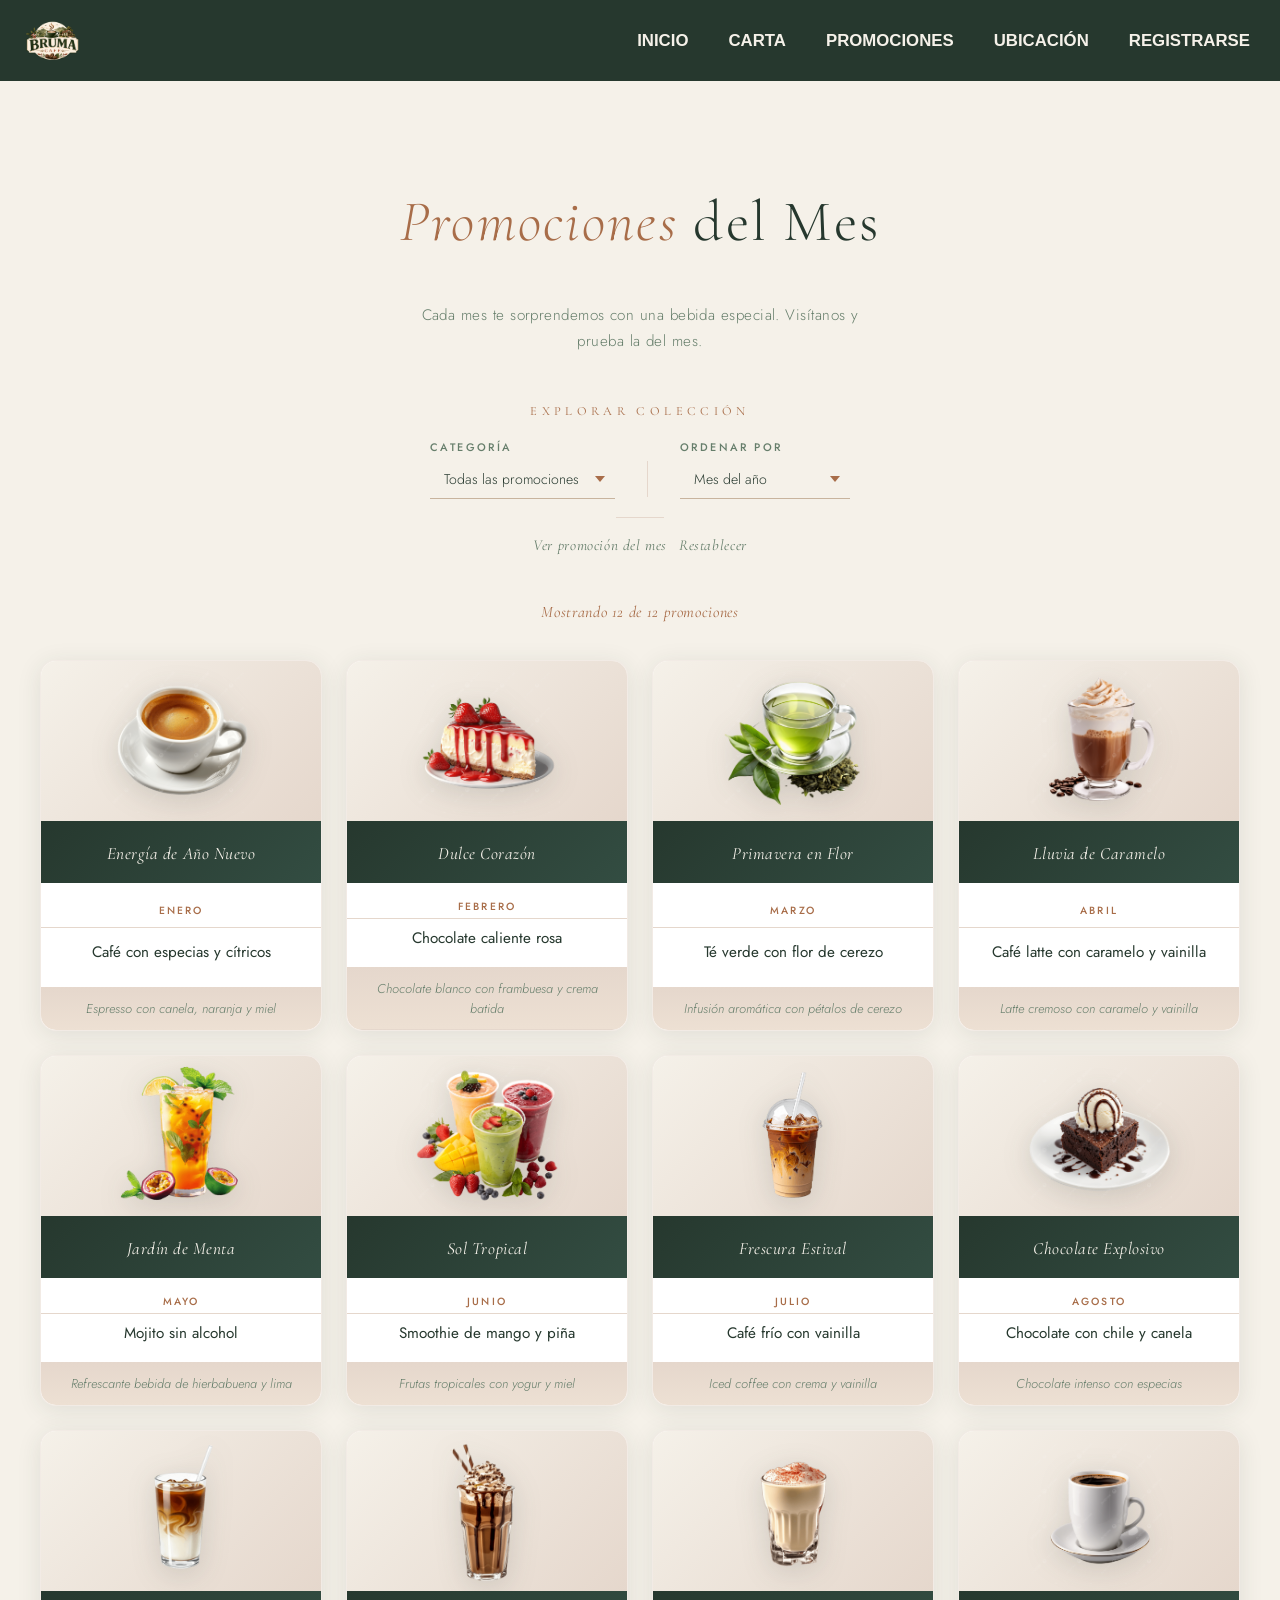
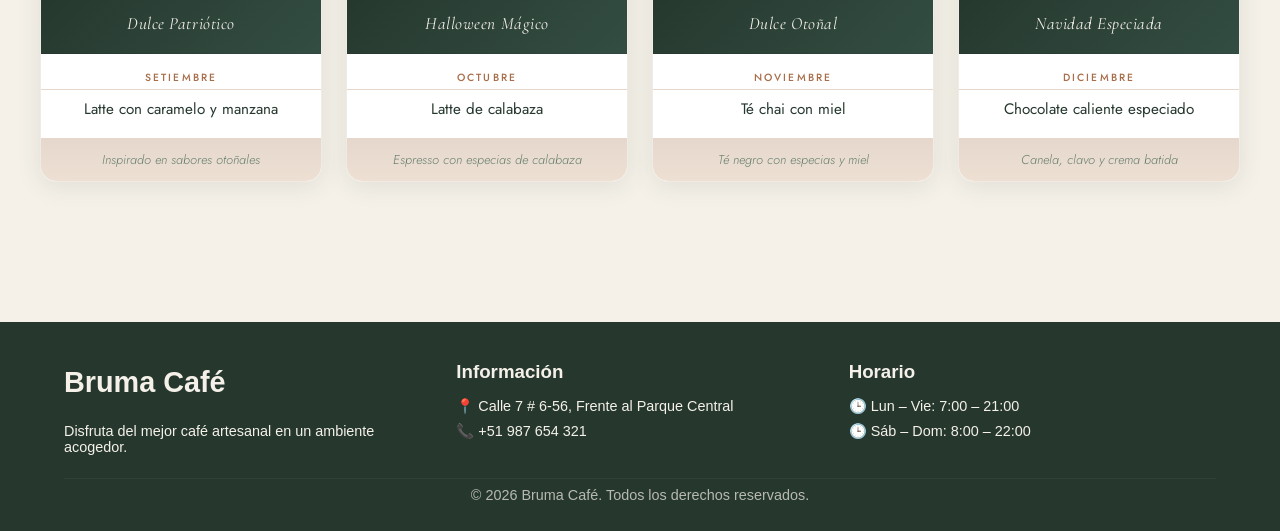
<file: web/Promociones.html>
<!DOCTYPE html>
<html lang="es">
<head>
    <title>Bruma Café - Promociones</title>
    <meta name="viewport" content="width=device-width, initial-scale=1.0">
    <meta charset="UTF-8">
    <link href="Style_header.css" rel="stylesheet" type="text/css"/>
    <link href="Style_3.css"      rel="stylesheet" type="text/css"/>
    <link href="Style_Footer.css" rel="stylesheet" type="text/css"/>
    <link href="https://fonts.googleapis.com/css2?family=Cormorant+Garamond:ital,wght@0,300;0,400;0,600;1,400&family=Jost:wght@300;400;500&display=swap" rel="stylesheet">

        <style>
        /* ESTILOS QUE JAVASCRIPT ACTIVA/DESACTIVA */

        /* Tarjeta oculta por filtro */
        .promo-card.oculta { display: none; }

        /* Tarjeta destacada del mes (JS agrega esta clase) */
        .promo-card.destacada {
            box-shadow: 0 8px 32px rgba(168,109,73,0.22), 0 0 0 2px #A86D49;
            position: relative;
            overflow: visible;
            border-radius: 16px;
        }

        /* Badge del mes (JS lo crea dinámicamente) */
        .badge-mes {
            position: absolute;
            top: -14px;
            left: 50%;
            transform: translateX(-50%);
            background: linear-gradient(135deg, #A86D49, #c4895a);
            color: #fff;
            font-family: 'Jost', sans-serif;
            font-size: 0.65rem;
            font-weight: 500;
            letter-spacing: 0.22em;
            text-transform: uppercase;
            padding: 5px 16px;
            border-radius: 20px;
            white-space: nowrap;
            z-index: 2;
            box-shadow: 0 2px 8px rgba(168,109,73,0.35);
        }

        /* Toast (JS lo muestra/oculta) */
        #toast {
            position: fixed;
            bottom: 32px;
            right: 32px;
            background: #26382E;
            color: #F5F1E9;
            padding: 11px 20px;
            font-family: 'Jost', sans-serif;
            font-size: 0.82rem;
            font-weight: 300;
            letter-spacing: 0.04em;
            border-radius: 4px;
            opacity: 0;
            transform: translateY(8px);
            transition: opacity 0.35s, transform 0.35s;
            z-index: 999;
            pointer-events: none;
            max-width: 280px;
        }
        #toast.visible { opacity: 1; transform: translateY(0); }

        /* Botón activo (JS agrega esta clase) */
        .btn-js.activo { color: #A86D49; }
        .btn-js.activo::after { width: 100%; }

        /* Contador (JS actualiza su texto) */
        #contador-resultado {
            text-align: center;
            font-family: 'Cormorant Garamond', Georgia, serif;
            font-style: italic;
            font-size: 1rem;
            color: #A86D49;
            margin-bottom: 32px;
            letter-spacing: 0.04em;
            min-height: 26px;
        }
    </style>
</head>
<body>
<div class="container">

    <!-- HEADER -->
    <header>
        <div class="logo-area">
            <img src="Imagenes/LOGO1.png" alt="Logo" class="logo"/>
        </div>
        <nav class="menu">
            <a href="index.html">Inicio</a>
            <a href="CATALOGO.html">Carta</a>
            <a href="Promociones.html">Promociones</a>
            <a href="Direccion.html">Ubicación</a>
            <a href="Registrarse.html">Registrarse</a>
        </nav>
    </header>

    <!-- ===== MAIN ===== -->
    <main class="main">

        <!-- TÍTULO -->
        <section class="Promociones_titulo">
            <h1><em>Promociones</em> del Mes</h1>
            <div class="divider-deco"><span class="divider-deco-inner"></span></div>
            <p class="text-carta">Cada mes te sorprendemos con una bebida especial. Visítanos y prueba la del mes.</p>
        </section>

        <!-- ===== CONTROLES JS — diseño editorial ===== -->
        <div class="controles-wrapper">

            <p class="controles-titulo">Explorar colección</p>

            <!-- Fila de selects con onchange -->
            <div class="controles-selects">

                <!-- onchange: filtra por categoría -->
                <div class="ctrl-grupo">
                    <label for="sel-categoria">Categoría</label>
                    <select id="sel-categoria" onchange="filtrarPorCategoria(this.value)">
                        <option value="todas">Todas las promociones</option>
                        <option value="cafe">Café</option>
                        <option value="bebida">Bebidas refrescantes</option>
                        <option value="postre">Postres</option>
                        <option value="te">Tés e infusiones</option>
                    </select>
                </div>

                <div class="ctrl-sep"></div>

                <!-- onchange: ordena tarjetas -->
                <div class="ctrl-grupo">
                    <label for="sel-orden">Ordenar por</label>
                    <select id="sel-orden" onchange="ordenarTarjetas(this.value)">
                        <option value="original">Mes del año</option>
                        <option value="az">Nombre A → Z</option>
                        <option value="za">Nombre Z → A</option>
                    </select>
                </div>
            </div>

            <div class="controles-linea"></div>

            <!-- Botones con onclick -->
            <div class="controles-btns">
                <!-- onclick: resalta el mes actual -->
                <button class="btn-js" onclick="resaltarMesActual()">Ver promoción del mes</button>

                <!-- onclick: restablece filtros -->
                <button class="btn-js" onclick="restablecerFiltros()">Restablecer</button>
            </div>
        </div>

        <!-- Contador dinámico de resultados -->
        <p id="contador-resultado"></p>

        <!-- TOAST -->
        <div id="toast"></div>

        <!-- GRID DE TARJETAS -->
        <section aria-label="Promociones mensuales">
            <div class="contenedor-tablas" id="grid-promos">

                <div class="promo-card" data-mes="1" data-nombre="Energía de Año Nuevo" data-categoria="cafe">
                    <div class="promo-img-wrap">
                        <img src="Clasicos/pngtree-espresso-coffee-cutout-png-image_14908169.png"
                             alt="Espresso con canela y naranja" loading="lazy">
                    </div>
                    <table>
                        <thead><tr><th>Energía de Año Nuevo</th></tr></thead>
                        <tbody>
                            <tr><td>ENERO</td></tr>
                            <tr><td>Café con especias y cítricos</td></tr>
                        </tbody>
                        <tfoot><tr><td>Espresso con canela, naranja y miel</td></tr></tfoot>
                    </table>
                </div>

                <div class="promo-card" data-mes="2" data-nombre="Dulce Corazón" data-categoria="postre">
                    <div class="promo-img-wrap">
                        <img src="Postres/pngtree-slice-of-strawberry-cheesecake-topped-with-fresh-berries-png-image_18847834.png"
                             alt="Chocolate caliente rosa con frambuesa" loading="lazy">
                    </div>
                    <table>
                        <thead><tr><th>Dulce Corazón</th></tr></thead>
                        <tbody>
                            <tr><td>FEBRERO</td></tr>
                            <tr><td>Chocolate caliente rosa</td></tr>
                        </tbody>
                        <tfoot><tr><td>Chocolate blanco con frambuesa y crema batida</td></tr></tfoot>
                    </table>
                </div>

                <div class="promo-card" data-mes="3" data-nombre="Primavera en Flor" data-categoria="te">
                    <div class="promo-img-wrap">
                        <img src="Infusiones/pngtree-cup-of-green-tea-with-leaves-on-transparent-background-png-image_20059703.png"
                             alt="Té verde con flor de cerezo" loading="lazy">
                    </div>
                    <table>
                        <thead><tr><th>Primavera en Flor</th></tr></thead>
                        <tbody>
                            <tr><td>MARZO</td></tr>
                            <tr><td>Té verde con flor de cerezo</td></tr>
                        </tbody>
                        <tfoot><tr><td>Infusión aromática con pétalos de cerezo</td></tr></tfoot>
                    </table>
                </div>

                <div class="promo-card" data-mes="4" data-nombre="Lluvia de Caramelo" data-categoria="cafe">
                    <div class="promo-img-wrap">
                        <img src="Calientes/pngtree-viennese-coffee-reminiscent-of-cafe-mocha-european-drink-that-contains-espresso-png-image_14593740.png"
                             alt="Café latte con caramelo y vainilla" loading="lazy">
                    </div>
                    <table>
                        <thead><tr><th>Lluvia de Caramelo</th></tr></thead>
                        <tbody>
                            <tr><td>ABRIL</td></tr>
                            <tr><td>Café latte con caramelo y vainilla</td></tr>
                        </tbody>
                        <tfoot><tr><td>Latte cremoso con caramelo y vainilla</td></tr></tfoot>
                    </table>
                </div>

                <div class="promo-card" data-mes="5" data-nombre="Jardín de Menta" data-categoria="bebida">
                    <div class="promo-img-wrap">
                        <img src="Bebidas refrescantes/pngtree-passion-fruit-mojito-tropical-cocktail-png-image_11671596.png"
                             alt="Mojito sin alcohol de hierbabuena y lima" loading="lazy">
                    </div>
                    <table>
                        <thead><tr><th>Jardín de Menta</th></tr></thead>
                        <tbody>
                            <tr><td>MAYO</td></tr>
                            <tr><td>Mojito sin alcohol</td></tr>
                        </tbody>
                        <tfoot><tr><td>Refrescante bebida de hierbabuena y lima</td></tr></tfoot>
                    </table>
                </div>

                <div class="promo-card" data-mes="6" data-nombre="Sol Tropical" data-categoria="bebida">
                    <div class="promo-img-wrap">
                        <img src="Bebidas refrescantes/pngtree-smoothies-ready-fruits-png-image_20328080.png"
                             alt="Smoothie de mango y piña" loading="lazy">
                    </div>
                    <table>
                        <thead><tr><th>Sol Tropical</th></tr></thead>
                        <tbody>
                            <tr><td>JUNIO</td></tr>
                            <tr><td>Smoothie de mango y piña</td></tr>
                        </tbody>
                        <tfoot><tr><td>Frutas tropicales con yogur y miel</td></tr></tfoot>
                    </table>
                </div>

                <div class="promo-card" data-mes="7" data-nombre="Frescura Estival" data-categoria="cafe">
                    <div class="promo-img-wrap">
                        <img src="Especiales/pngtree-iced-coffee-latte-in-a-plastic-cup-png-image_16393391.png"
                             alt="Café frío con vainilla" loading="lazy">
                    </div>
                    <table>
                        <thead><tr><th>Frescura Estival</th></tr></thead>
                        <tbody>
                            <tr><td>JULIO</td></tr>
                            <tr><td>Café frío con vainilla</td></tr>
                        </tbody>
                        <tfoot><tr><td>Iced coffee con crema y vainilla</td></tr></tfoot>
                    </table>
                </div>

                <div class="promo-card" data-mes="8" data-nombre="Chocolate Explosivo" data-categoria="postre">
                    <div class="promo-img-wrap">
                        <img src="Postres/pngtree-chocolate-brownie-with-vanilla-ice-cream-png-image_19965918.png"
                             alt="Chocolate con chile y canela" loading="lazy">
                    </div>
                    <table>
                        <thead><tr><th>Chocolate Explosivo</th></tr></thead>
                        <tbody>
                            <tr><td>AGOSTO</td></tr>
                            <tr><td>Chocolate con chile y canela</td></tr>
                        </tbody>
                        <tfoot><tr><td>Chocolate intenso con especias</td></tr></tfoot>
                    </table>
                </div>

                <div class="promo-card" data-mes="9" data-nombre="Dulce Patriótico" data-categoria="cafe">
                    <div class="promo-img-wrap">
                        <img src="Especiales/pngtree-cold-brewed-iced-latte-coffee-png-image_15470494.png"
                             alt="Latte con caramelo y manzana" loading="lazy">
                    </div>
                    <table>
                        <thead><tr><th>Dulce Patriótico</th></tr></thead>
                        <tbody>
                            <tr><td>SETIEMBRE</td></tr>
                            <tr><td>Latte con caramelo y manzana</td></tr>
                        </tbody>
                        <tfoot><tr><td>Inspirado en sabores otoñales</td></tr></tfoot>
                    </table>
                </div>

                <div class="promo-card" data-mes="10" data-nombre="Halloween Mágico" data-categoria="cafe">
                    <div class="promo-img-wrap">
                        <img src="Especiales/pngtree-mocha-coffee-frappe-in-glass-png-image_13321780.png"
                             alt="Latte de calabaza especiado" loading="lazy">
                    </div>
                    <table>
                        <thead><tr><th>Halloween Mágico</th></tr></thead>
                        <tbody>
                            <tr><td>OCTUBRE</td></tr>
                            <tr><td>Latte de calabaza</td></tr>
                        </tbody>
                        <tfoot><tr><td>Espresso con especias de calabaza</td></tr></tfoot>
                    </table>
                </div>

                <div class="promo-card" data-mes="11" data-nombre="Dulce Otoñal" data-categoria="te">
                    <div class="promo-img-wrap">
                        <img src="Calientes/promlatte.png"
                             alt="Té chai con miel y especias" loading="lazy">
                    </div>
                    <table>
                        <thead><tr><th>Dulce Otoñal</th></tr></thead>
                        <tbody>
                            <tr><td>NOVIEMBRE</td></tr>
                            <tr><td>Té chai con miel</td></tr>
                        </tbody>
                        <tfoot><tr><td>Té negro con especias y miel</td></tr></tfoot>
                    </table>
                </div>

                <div class="promo-card" data-mes="12" data-nombre="Navidad Especiada" data-categoria="cafe">
                    <div class="promo-img-wrap">
                        <img src="Clasicos/pngtree-double-delight-cup-of-coffee-and-png-image_15316693.png"
                             alt="Chocolate caliente especiado de navidad" loading="lazy">
                    </div>
                    <table>
                        <thead><tr><th>Navidad Especiada</th></tr></thead>
                        <tbody>
                            <tr><td>DICIEMBRE</td></tr>
                            <tr><td>Chocolate caliente especiado</td></tr>
                        </tbody>
                        <tfoot><tr><td>Canela, clavo y crema batida</td></tr></tfoot>
                    </table>
                </div>

            </div><!-- /contenedor-tablas -->
        </section>

    </main>

    <!-- ===== FOOTER ===== -->
    <footer class="f-pie">
        <div class="f-fila">
            <div class="f-columna">
                <h2>Bruma Café</h2>
                <p>Disfruta del mejor café artesanal en un ambiente acogedor.</p>
            </div>
            <div class="f-columna">
                <h3>Información</h3>
                <p>📍 Calle 7 # 6-56, Frente al Parque Central</p>
                <p>📞 +51 987 654 321</p>
            </div>
            <div class="f-columna">
                <h3>Horario</h3>
                <p>🕒 Lun – Vie: 7:00 – 21:00</p>
                <p>🕒 Sáb – Dom: 8:00 – 22:00</p>
            </div>
        </div>
        <div class="f-derechos">
            <hr>
            <p>© 2026 Bruma Café. Todos los derechos reservados.</p>
        </div>
    </footer>

</div><!-- /container -->

<script>

    /* ── CONSTANTES (valor fijo, no cambia) ── */
    const NOMBRE_CAFETERIA  = "Bruma Café";          // Nombre del negocio
    const TOTAL_MESES       = 12;                    // Siempre hay 12 meses
    const MESES_NOMBRES = [                          // Array constante de nombres
        "", "Enero","Febrero","Marzo","Abril",
        "Mayo","Junio","Julio","Agosto",
        "Setiembre","Octubre","Noviembre","Diciembre"
    ];

    /* ── VARIABLES (pueden cambiar durante la ejecución) ── */
    let categoriaActual = "todas";   // Categoría seleccionada en el filtro
    let ordenActual     = "original"; // Orden actual de las tarjetas
    /* ── Diagnóstico inicial en consola ── */
    console.log("=== " + NOMBRE_CAFETERIA + " — Página de Promociones cargada ===");
    console.log("Total de promociones disponibles: " + TOTAL_MESES);

    /* ── Al cargar la página: resalta el mes actual automáticamente ── */
    window.onload = function() {
        actualizarContador();       // Muestra el contador inicial
    };

    /*
       FUNCIÓN: resaltarMesActual()
       Evento disparado por: onclick del botón "Ver mes actual"
       También se llama automáticamente al cargar (window.onload)
    */
    function resaltarMesActual() {
        // Variable: obtiene el mes actual del navegador (1–12)
        let mesActual = new Date().getMonth() + 1;

        // Constante local: nombre del mes para mostrar en consola
        const nombreMes = MESES_NOMBRES[mesActual];

        // Diagnóstico en consola (console.log)
        console.log("Mes actual detectado: " + mesActual + " (" + nombreMes + ")");

        // Selecciona todas las tarjetas del DOM
        let tarjetas = document.querySelectorAll(".promo-card");

        // Recorre cada tarjeta con forEach
        tarjetas.forEach(function(tarjeta) {
            // Lee el atributo data-mes de cada tarjeta
            let mesTarjeta = parseInt(tarjeta.getAttribute("data-mes"));

            // Quita badges anteriores para no duplicar
            let badgeAnterior = tarjeta.querySelector(".badge-mes");
            if (badgeAnterior) badgeAnterior.remove();
            tarjeta.classList.remove("destacada");

            // Si el mes coincide → añade clase y badge visual
            if (mesTarjeta === mesActual) {
                tarjeta.classList.add("destacada");

                let badge = document.createElement("span");
                badge.className = "badge-mes";
                badge.textContent = "Promo de " + nombreMes;
                tarjeta.appendChild(badge);

                // Hace scroll suave hacia la tarjeta destacada
                setTimeout(function() {
                    tarjeta.scrollIntoView({ behavior: "smooth", block: "center" });
                }, 300);
            }
        });

        mostrarToast("Mostrando la promo de " + nombreMes);
        console.log("Tarjeta del mes " + nombreMes + " destacada correctamente.");
    }

    /*
       FUNCIÓN: filtrarPorCategoria(valor)
       Evento disparado por: onchange del <select id="sel-categoria">
    */
    function filtrarPorCategoria(valor) {
        // Variable: guarda la categoría elegida
        categoriaActual = valor;

        console.log("Filtro aplicado — categoría: " + categoriaActual);

        let tarjetas = document.querySelectorAll(".promo-card");
        let visibles  = 0;   // Variable: contador de tarjetas visibles

        tarjetas.forEach(function(tarjeta) {
            // Lee el atributo data-categoria de cada tarjeta
            let catTarjeta = tarjeta.getAttribute("data-categoria");

            if (categoriaActual === "todas" || catTarjeta === categoriaActual) {
                tarjeta.classList.remove("oculta");
                visibles++;
            } else {
                tarjeta.classList.add("oculta");
            }
        });

        actualizarContador();
        mostrarToast("Mostrando " + visibles + " promoción(es) de «" + etiquetaCategoria(categoriaActual) + "»");
        console.log("Tarjetas visibles tras filtro: " + visibles + " de " + TOTAL_MESES);
    }

    /*
       FUNCIÓN: ordenarTarjetas(criterio)
       Evento disparado por: onchange del <select id="sel-orden">
    */
    function ordenarTarjetas(criterio) {
        // Variable: guarda el criterio de orden
        ordenActual = criterio;

        console.log("Ordenando tarjetas por: " + ordenActual);

        let grid     = document.getElementById("grid-promos");
        let tarjetas = Array.from(grid.querySelectorAll(".promo-card"));

        // Ordena el array según el criterio elegido
        tarjetas.sort(function(a, b) {
            if (ordenActual === "original") {
                return parseInt(a.getAttribute("data-mes")) - parseInt(b.getAttribute("data-mes"));
            }
            // Variable: nombre de cada tarjeta para comparar alfabéticamente
            let nombreA = a.getAttribute("data-nombre");
            let nombreB = b.getAttribute("data-nombre");
            if (ordenActual === "az") return nombreA.localeCompare(nombreB);
            if (ordenActual === "za") return nombreB.localeCompare(nombreA);
        });

        // Reinserta las tarjetas en el nuevo orden
        tarjetas.forEach(function(tarjeta) {
            grid.appendChild(tarjeta);
        });

        mostrarToast("Orden actualizado ✓");
        console.log("Reordenamiento completado — criterio: " + ordenActual);
    }

    /*
       FUNCIÓN: restablecerFiltros()
       Evento disparado por: onclick del botón "Restablecer"
    */
    function restablecerFiltros() {
        // Restablece variables a valores iniciales
        categoriaActual  = "todas";
        ordenActual      = "original";

        // Restablece los selectores visualmente
        document.getElementById("sel-categoria").value = "todas";
        document.getElementById("sel-orden").value     = "original";

        // Aplica filtro y orden por defecto
        filtrarPorCategoria("todas");
        ordenarTarjetas("original");

        mostrarToast("Filtros restablecidos");
        console.log("Filtros restablecidos a valores por defecto.");
    }

    /*
       FUNCIÓN AUXILIAR: actualizarContador()
       Actualiza el párrafo que muestra cuántas tarjetas se ven
    */
    function actualizarContador() {
        let visibles = document.querySelectorAll(".promo-card:not(.oculta)").length;
        let etiqueta  = etiquetaCategoria(categoriaActual);

        // Variable: texto del contador
        let textoContador = "Mostrando " + visibles + " de " + TOTAL_MESES + " promociones";
        if (categoriaActual !== "todas") textoContador += " · Categoría: " + etiqueta;

        document.getElementById("contador-resultado").textContent = textoContador;
    }

    /*
       FUNCIÓN AUXILIAR: etiquetaCategoria(valor)
       Devuelve el nombre legible de una categoría
    */
    function etiquetaCategoria(valor) {
        // Constante local: mapa de valores a etiquetas
        const etiquetas = {
            todas: "Todas",
            cafe:  "Café",
            bebida:"Bebidas",
            postre:"Postres",
            te:    "Tés"
        };
        return etiquetas[valor] || valor;
    }

    /*
       FUNCIÓN AUXILIAR: mostrarToast(mensaje)
       Muestra una notificación temporal en pantalla
    */
    function mostrarToast(mensaje) {
        let toast = document.getElementById("toast");
        toast.textContent = mensaje;
        toast.classList.add("visible");

        // Variable: temporizador para ocultar el toast
        let timerToast = setTimeout(function() {
            toast.classList.remove("visible");
        }, 2500);

        console.log("Toast mostrado: \"" + mensaje + "\"");
    }

</script>

</body>
</html>
</file>
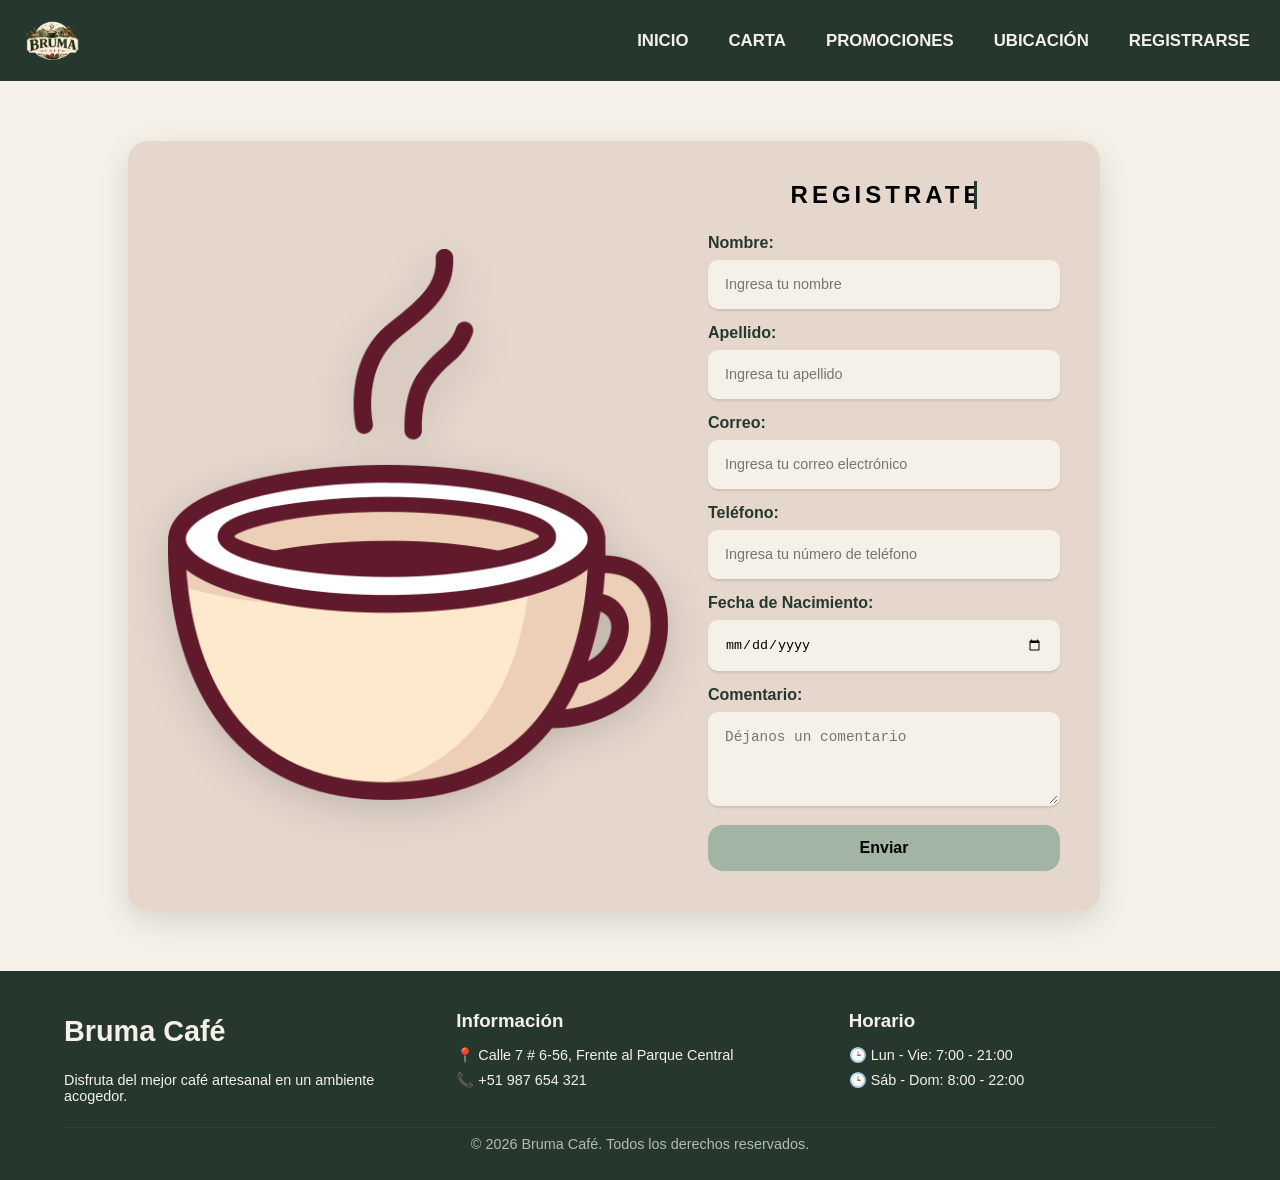
<file: web/Registrarse.html>
<!DOCTYPE html>
<html>

<head>
    <title>Bruma Café - Registro</title>
    <meta name="viewport" content="width=device-width, initial-scale=1.0">
    <meta charset="UTF-8">
    <link href="Style_header.css" rel="stylesheet" type="text/css" />
    <link href="Style_4.css" rel="stylesheet" type="text/css" />
    <link href="Style_Footer.css" rel="stylesheet" type="text/css" />
</head>

<body>

    <!-- HEADER -->
    <header>
        <div class="logo-area">
            <img src="Imagenes/LOGO1.png" alt="Logo" class="logo"/>
        </div>
        <nav class="menu">
            <a href="index.html">Inicio</a>
            <a href="CATALOGO.html">Carta</a>
            <a href="Promociones.html">Promociones</a>
            <a href="Direccion.html">Ubicación</a>
            <a href="Registrarse.html">Registrarse</a>
        </nav>
    </header>

    <!-- FORMULARIO -->
    <main class="main-container">

        <div class="cuadro-registro">

            <!-- LADO IZQUIERDO -->
            <div class="lado-decorativo">
                <div class="tasa-animado">
                   <img src="Imagenes\Tasa.png" alt="Tasa de café">
                </div>
            </div>

            <!-- FORMULARIO -->
            <div class="contenido-formulario">

                <h2 class="titulo-registro">REGISTRATE</h2>

                <form class="formulario-cafe">

                    <div class="campo">
                        <label class="etiqueta">Nombre:</label>
                        <input type="text" required class="input-form" placeholder="Ingresa tu nombre">
                    </div>

                    <div class="campo">
                        <label class="etiqueta">Apellido:</label>
                        <input type="text" required class="input-form" placeholder="Ingresa tu apellido">
                    </div>

                    <div class="campo">
                        <label class="etiqueta">Correo:</label>
                        <input type="email" required class="input-form" placeholder="Ingresa tu correo electrónico">
                    </div>

                    <div class="campo">
                        <label class="etiqueta">Teléfono:</label>
                        <input type="tel" required class="input-form" placeholder="Ingresa tu número de teléfono">
                    </div>

                    <div class="campo">
                        <label class="etiqueta">Fecha de Nacimiento:</label>
                        <input type="date" required class="input-form">
                    </div>
                    
                    <div class="campo">
                        <label class="etiqueta">Comentario:</label>
                        <textarea rows="4" class="input-form" placeholder="Déjanos un comentario"></textarea>
                    </div>

                    <button type="submit" class="boton-enviar">Enviar</button>

                </form>

            </div>

        </div>

    </main>

    <!-- FOOTER -->
    <footer class="f-pie">
        <div class="f-fila">
            <div class="f-columna">
                <h2>Bruma Café</h2>
                <p>Disfruta del mejor café artesanal en un ambiente acogedor.</p>
            </div>

            <div class="f-columna">
                <h3>Información</h3>
                <p>📍 Calle 7 # 6-56, Frente al Parque Central</p>
                <p>📞 +51 987 654 321</p>
            </div>

            <div class="f-columna">
                <h3>Horario</h3>
                <p>🕒 Lun - Vie: 7:00 - 21:00</p>
                <p>🕒 Sáb - Dom: 8:00 - 22:00</p>
            </div>

        </div>

        <div class="f-derechos">
            <hr>
            <p>© 2026 Bruma Café. Todos los derechos reservados.</p>
        </div>
    </footer>

</body>

</html>
</file>
<file: web/Style_header.css>
/* =============================================
   HEADER - Igual en todas las páginas
   ============================================= */
header {
    position: sticky;
    top: 0;
    z-index: 1000;
    background-color: #26382E;
    color: #F5F1E9;
    display: flex;
    justify-content: space-between;
    align-items: center;
    padding: 8px 20px;
    width: 100%;
    box-sizing: border-box;
}

/* Logo */
.logo-area {
    display: flex;
    align-items: center;
    flex-shrink: 0;
}

.logo {
    width: 65px;
    height: 65px;
    object-fit: contain;
    border-radius: 0;
}

/* Menú */
.menu {
    display: flex;
    gap: 20px;
    align-items: center;
    background-color: transparent;
    padding: 0;
    margin: 0;
}

/* Enlaces */
.menu a {
    color: #F5F1E9;
    font-family: Arial, sans-serif;
    font-weight: bold;
    font-size: 1.05rem;
    text-decoration: none;
    transition: 0.3s;
    padding: 4px 10px;
    border-radius: 8px;
    text-transform: uppercase;
    white-space: nowrap;
}

.menu a:hover {
    color: #26382E;
    background: #BFD9C3;
}

/* TABLETS */
@media (max-width: 768px) {
    header {
        flex-direction: column;
        align-items: center;
        padding: 10px;
    }

    .logo-area {
        justify-content: center;
        width: 100%;
    }

    .logo {
        width: 55px;
        height: 55px;
    }

    .menu {
        justify-content: center;
        flex-wrap: wrap;
        gap: 12px;
        padding: 8px 0;
        width: 100%;
    }

    .menu a {
        font-size: 1rem;
        padding: 6px 8px;
    }
}

/* CELULARES */
@media (max-width: 480px) {
    .logo {
        width: 50px;
        height: 50px;
    }

    .menu {
        gap: 8px;
    }

    .menu a {
        font-size: 10px;
        padding: 2px 4px;
    }

    .boton-sistema {
    background: #26382E;
    color: #F5F1E9 !important;
    padding: 7px 16px;
    border-radius: 6px;
    font-weight: 600;
    font-size: 13px;
    text-decoration: none;
    margin-left: 8px;
    transition: opacity .15s;
}
.boton-sistema:hover { opacity: .85; }

}
</file>
<file: web/Style_6.css>
/* =========================================================
   RESET GENERAL
========================================================= */
/* 
   Elimina márgenes y padding por defecto del navegador.
   box-sizing:border-box hace que el padding y border
   no aumenten el tamaño real del elemento.
*/
* {
    box-sizing: border-box;
    margin: 0;
    padding: 0;
}

/* 
   Estilos globales del body.
*/
body {
    font-family: 'Poppins', sans-serif; /* Fuente principal */
    background: #f5ede3; /* Color de fondo */
    color: #3d2b1f; /* Color principal del texto */
    height: 100%; /* Altura completa */
    width: 100%; /* Anchura completa */
}

/* =========================================================
   MAIN
========================================================= */

/* 
   Contenedor principal de toda la página.
*/
.main {
    max-width: 1200px; /* Máximo ancho */
    margin: auto; /* Centrado horizontal */
    padding: 0 24px 60px; /* Espaciado interno */
}

/* =========================================================
   TÍTULO PRINCIPAL
========================================================= */

/* 
   Encabezado de la carta.
*/
.carta-header {
    text-align: center; /* Centra el texto */
    padding: 2.5rem 0 1.5rem; /* Espaciado superior e inferior */
}

/* 
   Título principal.
*/
.carta-header h1 {
    font-family: 'Playfair Display', serif; /* Fuente elegante */
    font-size: 2.8rem; /* Tamaño del texto */
    color: #6b1e1e; /* Color vino */
    letter-spacing: 0.04em; /* Separación entre letras */
    margin-bottom: 6px; /* Espacio inferior */
}

/* =========================================================
   SEPARADOR DECORATIVO
========================================================= */

/* 
   Línea decorativa debajo del título.
*/
.divider-deco {
    width: 60px; /* Ancho inicial */
    height: 2px; /* Grosor */
    
    /* Degradado decorativo */
    background: linear-gradient(to right, transparent, #c0845a, transparent);

    margin: 0.5rem auto 0.9rem;

    /* Animación suave */
    transition:
        width 0.4s cubic-bezier(0.25, 0.46, 0.45, 0.94),
        opacity 0.2s ease;

    opacity: 1;
}

/* 
   Efecto hover del separador.
*/
.divider-deco:hover {
    width: 160px; /* Aumenta ancho */
    opacity: 1;
}

/* 
   Texto descriptivo debajo del título.
*/
.text-carta {
    font-size: 0.93rem;
    color: #9a7a6a;
    font-weight: 300;
    letter-spacing: 0.02em;
}

/* =========================================================
   BUSCADOR
========================================================= */
/* 
   Contenedor del buscador.
*/
.buscador-box {
    display: flex; /* Flexbox */
    align-items: center; /* Centrado vertical */

    background: #fdf8f3;

    border-radius: 50px; /* Bordes redondos */

    padding: 10px 20px;/* Espaciado interno */

    max-width: 540px;

    margin: 1.4rem auto;

    border: 1.5px solid #ddd0c5;

    transition:/* Transiciones suaves para interacciones */
        border-color 0.2s,
        box-shadow 0.2s;
}

/* 
   Estilo cuando el input recibe focus.
*/
.buscador-box:focus-within {
    border-color: #c0845a;/* Cambia el color del borde al enfocar */

    box-shadow:
        0 0 0 3px rgba(192, 132, 90, 0.15);/* Sombra suave alrededor del buscador */
}

/* 
   Ícono del buscador.
*/
.buscador-box .icono {
    font-size: 15px;
    margin-right: 10px;
    opacity: 0.5;
}

/* 
   Input del buscador.
*/
.buscador-box input {
    border: none;
    outline: none;

    flex: 1;

    background: transparent;

    font-size: 0.93rem;

    font-family: 'Poppins', sans-serif;

    color: #5a3d2b;
}

/* 
   Placeholder del input.
*/
.buscador-box input::placeholder {/* Color del texto de placeholder */
    color: #b09080;
}

/* =========================================================
   FILTROS
========================================================= */
/* 
   Contenedor de filtros superiores.
*/
.filtros-top {
    display: flex;/* Flexbox para organizar los filtros */

    justify-content: center;

    gap: 24px;/* Espacio entre grupos de filtros */

    margin: 0 0 1.4rem;

    flex-wrap: wrap;/* Permite que los filtros se ajusten en pantallas pequeñas */

    align-items: center;
}

/* 
   Grupo de filtros.
*/
.grupo {/* Flexbox para organizar etiqueta y select */
    display: flex;
    align-items: center;
    gap: 8px;
}

/* 
   Texto de etiquetas.
*/
.grupo label {/* Estilo de las etiquetas de los filtros */
    font-size: 0.88rem;
    font-weight: 600;
    color: #5a3d2b;
}

/* =========================================================
   SELECT
========================================================= */

/* 
   Estilos del select.
*/
select {
    padding: 7px 2rem 7px 12px;

    border-radius: 30px;

    border: 1.5px solid #d4bfb0;

    /* Flecha personalizada */
    background:
        #fdf8f3
        url("data:image/svg+xml,%3Csvg xmlns='http://www.w3.org/2000/svg' width='10' height='6'%3E%3Cpath d='M0 0l5 6 5-6z' fill='%23b09080'/%3E%3C/svg%3E")
        no-repeat right 10px center;

    background-size: 9px;

    font-family: 'Poppins', sans-serif;

    font-size: 0.86rem;

    color: #5a3d2b;

    appearance: none;/* Elimina estilos por defecto del select */

    cursor: pointer;/* Cambia el cursor al pasar sobre el select */

    outline: none;/* Elimina el contorno por defecto al enfocar */

    transition: border-color 0.2s;
}

/* 
   Focus del select.
*/
select:focus {/* Cambia el color del borde al enfocar el select */
    border-color: #c0845a;
}

/* =========================================================
   BOTÓN ORDEN
========================================================= */
/* 
   Botón para cambiar el orden.
*/
#toggleOrden {/* Botón circular para cambiar el orden de los productos */
    width: 34px;
    height: 34px;

    border-radius: 50%;

    border: 1.5px solid #d4bfb0;

    background: #fdf8f3;

    color: #8a6a55;

    font-size: 1rem;

    cursor: pointer;/* Cambia el cursor al pasar sobre el botón */

    display: flex;

    align-items: center;
    justify-content: center;

    transition:
        background 0.18s,
        border-color 0.18s;

    font-family: 'Poppins', sans-serif;
}

/* 
   Hover del botón.
*/
#toggleOrden:hover {/* Efecto hover para el botón de orden */
    background: #e8d5c4;
    border-color: #c0845a;
}

/* =========================================================
   CATEGORÍAS
========================================================= */
/* 
   Contenedor de categorías.
*/
.categorias {/* Flexbox para organizar los botones de categorías */
    display: flex;

    justify-content: center;

    gap: 8px;

    flex-wrap: wrap;

    margin-bottom: 2rem;
}

/* 
   Botones de categorías.
*/
.chip {/* Estilo de los botones de categorías tipo "chip" */
    background: #faeee0;

    border: 1.5px solid #d4bfb0;

    padding: 8px 18px;

    border-radius: 50px;

    cursor: pointer;

    transition: all 0.2s ease;

    font-weight: 500;

    font-size: 0.86rem;

    font-family: 'Poppins', sans-serif;

    color: #7a5c48;

    white-space: nowrap;
}

/* 
   Hover de categorías.
*/
.chip:hover {/* Efecto hover para los botones de categorías */
    background: #efd9c5;

    border-color: #c0845a;

    color: #5a3d2b;

    transform: scale(1.04);
}

/* 
   Categoría activa.
*/
.chip.activo {/* Estilo para la categoría activa */
    background: #7a3c1e;

    border-color: #7a3c1e;

    color: #fdf0e6;

    font-weight: 600;

    box-shadow:
        0 4px 12px rgba(122, 60, 30, 0.25);
}

/* =========================================================
   GRID PRODUCTOS
========================================================= */

/* 
   Grid responsive de productos.
*/
.contenedor-productos {
    display: grid;/* Grid para organizar los productos */

    grid-template-columns:
        repeat(auto-fill, minmax(230px, 1fr));

    gap: 22px;

    padding: 4px 0;
}

/* =========================================================
   CARD PRODUCTO
========================================================= */

/* 
   Tarjeta individual.
*/
.card {/* Estilo de las tarjetas de productos */
    background: #fff8f2;

    border-radius: 16px;

    padding: 16px;

    border: 1.5px solid #ead8cc;

    position: relative;

    transition:
        transform 0.2s,
        box-shadow 0.2s;

    display: flex;

    flex-direction: column;

    align-items: center;
}

/* 
   Hover de tarjeta.
*/
.card:hover {
    transform: translateY(-5px);

    box-shadow:
        0 12px 28px rgba(100, 50, 20, 0.12);
}

/* 
   Imagen del producto.
*/
.card img {/* Estilo de la imagen dentro de la tarjeta */
    width: 100%;

    height: 170px;

    object-fit: contain;

    border-radius: 10px;

    margin-bottom: 10px;
}

/* 
   Nombre del producto.
*/
.card h3 {
    margin: 4px 0 6px;

    font-size: 0.97rem;

    font-weight: 600;

    color: #4a2c1a;

    text-align: center;

    line-height: 1.3;
}

/* 
   Descripción.
*/
.card .text-card {
    color: #9a7a6a;

    font-size: 0.80rem;

    font-weight: 300;

    text-align: center;

    line-height: 1.5;

    margin-bottom: 10px;

    flex: 1;
}

/* 
   Precio.
*/
.card p:not(.text-card) {
    color: #7a3c1e;

    font-weight: 700;

    font-size: 1rem;

    margin-top: auto;
}

/* =========================================================
   FAVORITOS
========================================================= */

/* 
   Botón favorito.
*/
.fav-btn {/* Estilo del botón de favorito (corazón) */
    position: absolute;

    top: 12px;
    right: 12px;

    background: #fff8f2;

    border: 1.5px solid #e0c8b8;

    font-size: 16px;

    cursor: pointer;

    border-radius: 50%;

    width: 34px;
    height: 34px;

    display: flex;

    align-items: center;
    justify-content: center;

    transition: all 0.2s;

    line-height: 1;
}

/* 
   Hover favorito.
*/
.fav-btn:hover {
    background: #fdd5c8;

    border-color: #e87050;

    transform: scale(1.15);
}

/* 
   Favorito activo.
*/
.fav-btn.activo {
    color: #e84040;

    background: #fce8e8;

    border-color: #e84040;
}

/* =========================================================
   ANIMACIÓN CORAZÓN
========================================================= */

@keyframes heart-pop {

    0% {
        transform: scale(1);
    }

    30% {
        transform: scale(1.45);
    }

    60% {
        transform: scale(0.88);
    }

    100% {
        transform: scale(1);
    }
}

/* 
   Clase para animar el corazón.
*/
.fav-btn.pop {/* Clase que se agrega al botón de favorito para activar la animación de "pop" */
    animation:
        heart-pop 0.35s
        cubic-bezier(0.36, 0.07, 0.19, 0.97);
}

/* =========================================================
   RESPONSIVE - LAPTOPS
========================================================= */

@media (max-width:1024px){

    .main{
        padding:0 20px 50px;
    }

    .carta-header h1{
        font-size:2.4rem;
    }

    .text-carta{
        font-size:0.9rem;
    }

    .buscador-box{
        max-width:480px;
        padding:10px 18px;
    }

    .contenedor-productos{
        grid-template-columns:
        repeat(auto-fill,minmax(220px,1fr));

        gap:20px;
    }

    .card img{
        height:160px;
    }
}

/* =========================================================
   RESPONSIVE - TABLETS
========================================================= */

@media (max-width:768px){

    .main{
        padding:0 16px 40px;
    }

    .carta-header h1{
        font-size:2rem;
    }

    .filtros-top{
        flex-direction:column;
        gap:15px;
    }

    .grupo{
        width:100%;
        justify-content:center;
    }

    .contenedor-productos{
        grid-template-columns:
        repeat(auto-fill,minmax(180px,1fr));

        gap:18px;
    }

    .card img{
        height:140px;
    }
}

/* =========================================================
   RESPONSIVE - CELULARES
========================================================= */

@media (max-width:480px){

    .main{
        padding:0 12px 35px;
    }

    .carta-header h1{
        font-size:1.7rem;
        line-height:1.2;
    }

    .text-carta{
        font-size:0.8rem;
        line-height:1.5;
    }

    .contenedor-productos{
        grid-template-columns:1fr;

        gap:15px;
    }

    .card img{
        height:130px;
    }

    .fav-btn{
        width:30px;
        height:30px;
    }
}
</file>
<file: web/Style_Footer.css>
/*Pie de pagina*/
.f-pie {
    background: #26382E;
    color: #F5F1E9;
    padding: 20px 5%;
    font-family: sans-serif;
}

/* La fila que organiza todo en horizontal */
.f-fila {
    display: flex;
    justify-content: space-between; 
    gap: 25px;
}

.f-columna { 
    flex: 1;
    min-width: 180px; /*Define el ancho mínimo que puede tener un elemento*/
}

.f-pie h3 { 
    color: #F5F1E9; 
    margin-bottom: 15px;  /*espacio abajo del elemento*/
}

.f-pie h2 { 
    font-family: 'Arial';
    font-size: 1.8rem;
 }

.f-pie p { font-size: 0.9rem; margin: 8px 0; }

.f-derechos { 
    text-align: center; 
    margin-top: 15px; 
    opacity: 0.7; 
}

.f-derechos hr { 
    border: 0; 
    border-top: 1px solid rgba(255,255,255,0.1); 
    /* Deja espacio debajo de la linea */
    margin-bottom: 8px; 
    opacity:0.6;
}

/* TABLETS */
@media (max-width:768px){

    .f-fila{
        flex-wrap: wrap; /* Permite bajar columnas */
        gap: 30px;
    }

    .f-columna{
        min-width: 250px;
    }

    .f-pie h2{
        font-size: 1.5rem;
    }

    .f-pie h3{
        font-size: 1.1rem;
    }

    .f-pie p{
        font-size: 0.9rem;
    }
}


/*  CELULARES  */
@media (max-width:480px){

    .f-pie{
        padding:20px 6%;
    }

    .f-fila{
        display:grid;
        /*Para dividir en dos columnas iguales*/
        grid-template-columns:1fr 1fr;
        gap:18px;
    }

    /* Selecciona el primer elemento */
    .f-columna:first-child{
        grid-column:1 / 3;
        text-align:center;
        margin-bottom:8px;
    }

    .f-columna{
        min-width:0; /* evita cortes raros */
    }

    .f-pie h2{
        font-size:1rem;
        margin-bottom:8px;
    }

    .f-pie h3{
        font-size:0.8rem;
        margin-bottom:6px;
    }

    .f-pie p{
        font-size:0.7rem;
        line-height:1.5;
        margin:3px 0;
        /*Controla cuando se parten las palabras*/
        word-break:break-word;
    }

    .f-derechos{
        margin-top:12px;
        text-align:center;
    }

    .f-derechos p{
        font-size:0.6rem;
    }
}
</file>
<file: web/Style_1.css>
body{
    font-family:'Arial'; 
    margin:0;                       
    padding:0;
    color:#26382E;                   
    background-color:#F5F1E9;        
    height:100%;
    width:100%; 
}

.container{
    margin:auto;             
    padding:0px;                    
}

.banner-img {
    width: 100%;
    height: 100vh;
    background: linear-gradient(rgba(0, 0, 0, 0.6), rgba(0, 0, 0, 0.6)), 
                url('Imagenes/Imagen1_1.jpeg'); 
    background-size: cover;
    background-position: center;
    display: flex;
    justify-content: center;
    align-items: center;
    text-align: center;
}

.banner-text {
    color: #F5F1E9;
    padding: 20px;
}

.banner-text h1 {
    font-size: 7rem;      
    font-weight: bold;
    margin: 0;
}

.banner-text p {
    font-size: 2rem;
}

.content1{
    background-color:transparent;
    margin: 40px auto;
    padding: 40px 10%;               
    display:flex;            
    justify-content:center; 
    align-items:flex-start;
    gap:40px;               
}

.content1 h1 {
    font-size: 3rem;
    margin-bottom: 10px;
    color: #2c1b0e; 
}

.content1 p {
    font-size: 1.5rem;
    color: #4e342e;
}

.left-column,.right-column {
    flex: 1;
    text-align: left;
    position: relative;
    align-self: center;
}

.right-column {
    flex: 1;
    display: flex;
    flex-direction: column;
    justify-content: center;
}

.img2, .img3 {
    width: 100%;
    max-width: 600px;
    border-radius: 15px;
    height: auto;
    box-shadow: 0 8px 20px rgba(0,0,0,0.2);
    transition: transform 0.3s;
}

.content2 {
    background: #26382E;
    color: #fff;
    margin: 50px auto;
    padding: 60px 10%;
    text-align: center;
}

.content2 h2 {
    font-size: 2.5rem;
    margin-bottom: 40px;
}

.cards-container {
    display: flex;
    gap: 20px;
    flex-wrap: wrap;
}

.card {
    flex: 1;
    min-width: 250px;
    padding: 15px;
}

.card h3 {
    font-size: 1.4rem;
    margin-bottom: 10px;
}

.card p {
    font-size: 1rem;
    line-height: 1.5;
    color: #ede5e1;
}

.card-img{
    width:30px;
    vertical-align:middle;
}

.content3 {
    display: flex;
    gap: 150px;
    align-items: center;
    font-family: sans-serif;
    max-width: 1000px;
    margin: 40px auto;
    padding: 60px 8%;
}

.content3 h1 { 
    font-family: arial;
    font-size: 3rem;
    margin: 10px 0; 
}

.content3 p { 
    font-family: arial;
    font-size: 1.5rem;
    margin: 10px 0; 
}

.fila-datos {
    display: flex; 
    gap: 30px; 
    margin: 25px 0; 
    border-top: 1px solid #ddd; 
    padding-top: 15px;
}

.boton {
    display: inline-block;
    background: #26382E;
    color: #F5F1E9;
    padding: 12px 24px;
    text-decoration: none;
    border-radius: 8px;
    transition: 0.3s;
    font-weight: bold;
}

.boton:hover {
    background: #BFD9C3;
    color: #26382E;
    transform: scale(1.05);
}

.contenedor-botones {
    display: flex;
    gap: 15px;
    margin-top: 20px;
}

/* LAPTOPS */
@media (max-width:1024px){
    .banner-text h1{ font-size:70px; }
    .banner-text p{ font-size:35px; }
    .banner-img{ height:75vh; }
    .content1 h1, .content3 h1{ font-size:35px; }
    .content1 p, .content3 p{ font-size:19px; }
    .content2 h2{ font-size:38px; }
    .card h3{ font-size:24px; }
    .card p{ font-size:17px; }
    .fila-datos h2{ font-size:30px; }
    .fila-datos p{ font-size:17px; }
    .boton{ font-size:17px; }
}

/* TABLETS */
@media (max-width:768px){
    .banner-img{ height:55vh; }
    .banner-text h1{ font-size:45px; }
    .banner-text p{ font-size:18px; }
    .content1 h1, .content3 h1{ font-size:32px; }
    .content1 p, .content3 p{ font-size:17px; }
    .content2 h2{ font-size:30px; }
    .card h3{ font-size:21px; }
    .card p{ font-size:15px; }
    .fila-datos h2{ font-size:25px; }
    .fila-datos p{ font-size:15px; }
    .boton{ font-size:15px; padding:12px 20px; }
    .img2, .img3{ width:100%; height:350px; }
    .content1, .content3{ flex-direction:column; text-align:center; gap:30px; }
    .fila-datos{ display:flex; gap:20px; }
}

/* CELULARES */
@media (max-width:480px){
    .banner-img{ height:52vh; background-position:center; }
    .banner-text h1{ font-size:50px; line-height:1.2; }
    .banner-text p{ font-size:18px; }
    .content1 h1, .content3 h1{ font-size:25px; }
    .content1 p, .content3 p{ font-size:15px; line-height:1.6; }
    .content2 h2{ font-size:25px; }
    .card h3{ font-size:19px; }
    .card p{ font-size:14px; }
    .fila-datos h2{ font-size:22px; }
    .fila-datos p{ font-size:14px; }
    .boton{ width:98%; text-align:center; font-size:14px; padding:12px; }
    .img2, .img3{
        display:block;
        width:100%;
        max-width:360px;
        aspect-ratio:4/3;
        margin:0 auto;
        object-fit:cover;
        object-position:center;
        border-radius:15px;
    }
    .content1, .content3{
        flex-direction:column;
        align-items:center;
        text-align:left;
        gap:30px;
        padding:35px 7%;
    }
    .left-column, .right-column{
        width:100%;
        display:flex;
        flex-direction:column;
        align-items:center;
    }
    .contenedor-botones{
        display:flex;
        flex-direction:column;
        align-items:center;
        width:100%;
    }
    .fila-datos{ flex-direction:row; text-align:center; gap:15px; }
}
</file>
<file: web/Style_5.css>
/* RESET */
body {
    margin: 0;
    font-family: Arial, sans-serif;
    background-color: #F5F1E9;
}

/* BANNER */
.banner-seccion {
    width: 100%;
    min-height: 560px;

    background:
        linear-gradient(
            rgba(20, 30, 24, 0.55),
            rgba(20, 30, 24, 0.65)
        ),
        url('https://images.unsplash.com/photo-1447933601403-0c6688de566e?q=80&w=1400&auto=format&fit=crop')
        no-repeat center center;

    background-size: cover;

    display: flex;
    align-items: center;
    justify-content: center;

    text-align: center;

    padding: 40px 20px 20px 20px;

    box-sizing: border-box;

    border-bottom: 4px solid #26382E;

    position: relative;
}

.banner-overlay {
    color: #F5F1E9;
    max-width: 850px;
    width: 100%;
}

.banner-subtitulo {
    font-size: 1.1rem;
    letter-spacing: 2px;
    text-transform: uppercase;

    color: #BFD9C3;

    margin-bottom: 25px;

    font-weight: 600;

    text-shadow: 2px 2px 5px rgba(0, 0, 0, 0.8);
}

/* CONTENEDOR */
.contenedor-interactivo {
    width: 100%;
    margin-bottom: 30px;
}

/* INPUTS */
.contenedor-interactivo input[type="radio"] {
    display: none;
}

/* BOTONES */
.botones-tabs {
    display: flex;
    justify-content: center;
    gap: 15px;

    margin-bottom: 25px;
}

.boton-tab {
    background-color: rgba(38, 56, 46, 0.85);

    color: #EDE0D4;

    padding: 12px 25px;

    font-size: 1rem;
    font-weight: bold;

    border-radius: 30px;

    cursor: pointer;

    border: 2px solid #BFD9C3;

    transition: all 0.3s ease;

    user-select: none;

    box-shadow: 0 4px 10px rgba(0, 0, 0, 0.3);
}

.boton-tab:hover {
    background-color: #31483B;

    color: #FFF;

    transform: translateY(-1px);
}

/* BOTÓN ACTIVO */
#tab1:checked ~ .botones-tabs label[for="tab1"],
#tab2:checked ~ .botones-tabs label[for="tab2"],
#tab3:checked ~ .botones-tabs label[for="tab3"] {

    background-color: #EDE0D4;

    color: #26382E;

    border-color: #EDE0D4;

    transform: translateY(-3px);

    box-shadow: 0 6px 20px rgba(0, 0, 0, 0.4);
}

/* CAJA */
.contenido-dinamico {

    background: rgba(255, 255, 255, 0.12);

    backdrop-filter: blur(12px);

    -webkit-backdrop-filter: blur(12px);

    padding: 35px;

    border-radius: 20px;

    border: 1px solid rgba(255, 255, 255, 0.2);

    min-height: 140px;

    display: flex;
    align-items: center;
    justify-content: center;

    box-shadow: 0 10px 30px rgba(0, 0, 0, 0.3);
}

/* ITEMS */
.item-contenido {
    display: none;

    animation: fadeIn 0.4s ease forwards;
}

/* MOSTRAR */
#tab1:checked ~ .contenido-dinamico .id-espacio,
#tab2:checked ~ .contenido-dinamico .id-cafe,
#tab3:checked ~ .contenido-dinamico .id-experiencia {
    display: block;
}

/* ANIMACIÓN */
@keyframes fadeIn {

    from {
        opacity: 0;
        transform: translateY(8px);
    }

    to {
        opacity: 1;
        transform: translateY(0);
    }
}

/* INDICADOR */
.indicador-bajar {
    margin-top: 25px;

    display: inline-block;
}

.texto-bajar {
    font-size: 0.95rem;

    color: #EDE0D4;

    letter-spacing: 1px;

    text-transform: uppercase;

    font-weight: bold;

    display: block;

    margin-bottom: 5px;
}

.flecha-animada {
    font-size: 1.6rem;

    color: #BFD9C3;

    font-weight: bold;

    animation: rebote 1.5s infinite;
}

/* REBOTE */
@keyframes rebote {

    0%, 100% {
        transform: translateY(0);
    }

    50% {
        transform: translateY(8px);
    }
}

/* TEXOS */
.banner-titulo {
    font-size: 2.8rem;

    font-weight: bold;

    margin: 0 0 15px 0;

    line-height: 1.2;

    color: #FFFFFF;
}

.banner-descripcion {
    font-size: 1.25rem;

    color: #F5F1E9;

    font-style: italic;

    margin: 0;

    line-height: 1.5;
}

/* ENCABEZADO */
.seccion-encabezado {
    text-align: center;

    margin-bottom: 40px;
}

.seccion-encabezado h2 {
    font-size: 2.2rem;

    color: #26382E;

    margin-bottom: 8px;
}

.seccion-encabezado p {
    font-size: 1rem;

    color: #6b5c52;

    font-style: italic;
}

/* SECCIÓN */
.seccion-info-doble {
    padding: 60px 5%;

    background-color: #F5F1E9;
}

/* COLUMNAS */
.contenedor-columnas {

    max-width: 1100px;

    margin: 0 auto;

    display: flex;

    justify-content: center;

    gap: 40px;

    flex-wrap: wrap;
}

.columna-cuadro {
    flex: 1;

    min-width: 300px;

    max-width: 500px;

    text-align: center;
}

/* ICONOS */
.icono-titulo {
    font-size: 2.5rem;

    margin-bottom: 8px;
}

/* TÍTULOS */
.titulo-seccion {

    font-size: 1.4rem;

    color: #26382E;

    font-weight: bold;

    margin-bottom: 15px;

    text-transform: uppercase;

    letter-spacing: 1px;
}

/* TARJETA */
.cuadro-azul {

    background-color: #EDE0D4;

    border: 2px solid #26382E;

    border-radius: 20px;

    padding: 25px 30px;

    min-height: 300px;

    display: flex;

    flex-direction: column;

    justify-content: center;

    box-shadow: 0 6px 20px rgba(0,0,0,0.1);

    transition:
        transform 0.3s ease,
        box-shadow 0.3s ease;
}

.cuadro-azul:hover {

    transform: translateY(-5px);

    box-shadow: 0 12px 30px rgba(0,0,0,0.15);
}

/* HORARIOS */
.horario-fila {

    display: flex;

    align-items: center;

    justify-content: space-between;

    padding: 10px 5px;

    border-bottom: 1px solid rgba(38,56,46,0.15);
}

.horario-fila:last-of-type {
    border-bottom: none;
}

.horario-fila.destacado {

    background-color: rgba(38,56,46,0.08);

    border-radius: 8px;

    padding: 10px 10px;
}

.dia {
    font-weight: bold;

    color: #26382E;

    font-size: 0.95rem;

    min-width: 90px;

    text-align: left;
}

.separador {

    flex: 1;

    border-bottom: 1px dashed rgba(38,56,46,0.3);

    margin: 0 10px;
}

.hora {

    color: #4e342e;

    font-size: 0.95rem;

    text-align: right;
}

.nota-horario {

    font-size: 0.8rem;

    color: #888;

    margin-top: 15px;

    font-style: italic;
}

/* DIRECCIÓN */
.direccion-card {
    margin-bottom: 20px;
}

.texto-direccion {

    font-size: 1.6rem;

    font-weight: bold;

    color: #26382E;

    margin: 0 0 4px 0;
}

.texto-ciudad {

    font-size: 1rem;

    color: #4e342e;

    margin: 0 0 10px 0;
}

.texto-referencia {

    font-size: 0.9rem;

    color: #6b5c52;

    font-style: italic;

    margin: 0;
}

/* MAPA */
.contenedor-mapa {

    width: 100%;

    height: 250px;

    border-radius: 12px;

    overflow: hidden;

    border: 2px solid #26382E;
}

.contenedor-mapa iframe {

    width: 100%;

    height: 100%;

    border: none;
}

/* =========================
   LAPTOPS
========================= */
@media (max-width:1024px){

    .banner-seccion{
        padding:50px 30px;
    }

    .banner-titulo{
        font-size:2.3rem;
    }

    .banner-descripcion{
        font-size:1.1rem;
    }

    .contenido-dinamico{
        padding:30px;
    }

    .contenedor-columnas{
        gap:30px;
    }

    .columna-cuadro{
        min-width:280px;
    }

    .cuadro-azul{
        padding:22px;
    }

    .contenedor-mapa{
        height:230px;
    }
}

/* =========================
   TABLETS
========================= */
@media (max-width:768px){

    .banner-seccion{
        min-height:auto;
        padding:40px 20px;
    }

    .banner-overlay{
        width:100%;
    }

    .botones-tabs{
        flex-direction:column;
        align-items:center;
        gap:12px;
    }

    .boton-tab{
        width:100%;
        max-width:320px;
    }

    .banner-titulo{
        font-size:2rem;
        line-height:1.3;
    }

    .banner-descripcion{
        font-size:1rem;
    }

    .contenido-dinamico{
        padding:25px;
    }

    .contenedor-columnas{
        flex-direction:column;
        align-items:center;
        gap:35px;
    }

    .columna-cuadro{
        width:100%;
        max-width:600px;
    }

    .cuadro-azul{
        min-height:auto;
    }
}

/* =========================
   CELULARES
========================= */
@media (max-width:480px){

    .banner-seccion{
        padding:30px 15px;
    }

    .banner-subtitulo{
        font-size:0.9rem;
        line-height:1.5;
        letter-spacing:1px;
    }

    .banner-titulo{
        font-size:1.6rem;
    }

    .banner-descripcion{
        font-size:0.95rem;
    }

    .contenido-dinamico{
        padding:20px;
        border-radius:15px;
    }

    .boton-tab{
        font-size:0.9rem;
        padding:12px;
    }

    .titulo-seccion{
        font-size:1.1rem;
    }

    .texto-direccion{
        font-size:1.2rem;
    }

    .texto-ciudad,
    .texto-referencia,
    .hora,
    .dia{
        font-size:0.85rem;
    }

    .cuadro-azul{
        padding:18px;
        border-radius:15px;
    }

    .contenedor-mapa{
        height:180px;
    }
}
</file>
<file: web/Style_3.css>
/* BODY */

/* Estilos generales de toda la página */
body {
    font-family: 'Jost', 'Segoe UI', sans-serif; /* Fuente principal */
    margin: 0; /* Elimina márgenes externos */
    padding: 0; /* Elimina espacios internos */
    color: #26382E; /* Color principal del texto */
    background-color: #F5F1E9; /* Color de fondo de la página */
    height:100%; /* Altura completa */
    width:100%;  /* Anchura completa */
}

/* CONTENEDOR */

/* Contenedor general */
.container {
    width: 100%; /* Ocupa todo el ancho */
    margin: auto; /* Centra el contenido */
}

/* BANNER */

/* Imagen principal del banner */
.banner-img {
    width: 100%; /* Ocupa todo el ancho */
    height: 55vh; /* Altura del banner usando viewport */
    
    /* Superposición oscura + imagen de fondo */
    background: linear-gradient(rgba(0,0,0,0.55), rgba(0,0,0,0.55)),
                url('Imagenes/Imagen1_1.jpeg');

    background-size: cover; /* La imagen cubre todo el espacio */
    background-position: center; /* Centra la imagen */
    
    display: flex; /* Activa flexbox */
    justify-content: center; /* Centra horizontalmente */
    align-items: center; /* Centra verticalmente */
    text-align: center; /* Centra el texto */
}

/* Contenedor del texto dentro del banner */
.banner-text {
    color: #F5F1E9; /* Color del texto */
    padding: 20px; /* Espaciado interno */
}

/* Título principal del banner */
.banner-text h1 {
    font-family: 'Cormorant Garamond', Georgia, serif; /* Fuente elegante */
    font-size: 5rem; /* Tamaño grande */
    font-weight: 300; /* Grosor fino */
    letter-spacing: 0.06em; /* Espaciado entre letras */
    margin: 0; /* Elimina margen */
}

/* Subtítulo del banner */
.banner-text p {
    font-size: 1.4rem; /* Tamaño del texto */
    font-weight: 300; /* Grosor ligero */
    letter-spacing: 0.1em; /* Separación de letras */
    margin-top: 10px; /* Espacio arriba */
    color: #BFD9C3; /* Color verde claro */
}

/* MAIN */

/* Contenedor principal del contenido */
.main {
    max-width: 1200px; /* Máximo ancho */
    margin: auto; /* Centrado */
    padding: 0 32px 80px; /* Espaciado interno */
}

/* TÍTULO */

/* Sección del título de promociones */
.Promociones_titulo {
    text-align: center; /* Centra el texto */
    padding: 60px 16px 36px; /* Espaciado */
}

/* Decoración antes del título */
.Promociones_titulo::before {
    display: block;
    color: #E5D7CC;
    font-size: 1.1rem;
    letter-spacing: 0.3em;
    margin-bottom: 10px;
}

/* Título principal */
.Promociones_titulo h1 {
    font-family: 'Cormorant Garamond', Georgia, serif;
    
    /* Tamaño adaptable según pantalla */
    font-size: clamp(2rem, 5vw, 3.6rem);

    font-weight: 300;
    color: #26382E;
    letter-spacing: 0.04em;
    line-height: 1.15;
}

/* Texto en cursiva dentro del título */
.Promociones_titulo h1 em {
    font-style: italic;
    color: #A86D49;
}

/* Texto descriptivo debajo del título */
.text-carta {
    font-size: 0.95rem;
    color: #667E6B;
    font-weight: 300;
    letter-spacing: 0.03em;
    max-width: 440px;
    margin: 0 auto;
    line-height: 1.7;
}

/* GRID DE TARJETAS */

/* Contenedor de todas las tarjetas */
.contenedor-tablas {
    display: grid; /* Activa CSS Grid */
    
    /* 4 columnas iguales */
    grid-template-columns: repeat(4, 1fr);

    gap: 24px; /* Espacio entre tarjetas */
    margin-bottom: 60px;
}

/* TARJETA */

/* Diseño de cada tarjeta */
.promo-card {
    display: flex;
    flex-direction: column; /* Elementos en columna */

    border-radius: 16px; /* Bordes redondeados */
    overflow: hidden; /* Oculta contenido sobrante */

    background: white;
    border: 1px solid rgba(229,215,204,0.5);

    /* Sombra */
    box-shadow: 0 4px 24px rgba(38,56,46,0.10);

    /* Animaciones suaves */
    transition: transform 0.3s, box-shadow 0.3s;

    animation: fadeUp 0.5s ease both;
}

/* Efecto hover de la tarjeta */
.promo-card:hover {
    transform: translateY(-7px); /* Sube ligeramente */
    box-shadow: 0 12px 36px rgba(38,56,46,0.18);
}

/* IMAGEN */

/* Contenedor de la imagen */
.promo-img-wrap {
    width: 100%;
    height: 160px;

    background: linear-gradient(135deg, #F5F1E9, #E5D7CC);

    display: flex;
    align-items: center;
    justify-content: center;

    overflow: hidden;
}

/* Imagen del producto */
.promo-img-wrap img {
    height: 145px;
    width: auto;
    max-width: 100%;

    object-fit: contain; /* Mantiene proporción */
    object-position: center bottom;

    /* Sombra de la imagen */
    filter: drop-shadow(0 6px 14px rgba(38,56,46,0.15));

    transition: transform 0.45s, filter 0.45s;
}

/* Efecto hover en imagen */
.promo-card:hover .promo-img-wrap img {
    transform: scale(1.08) translateY(-4px);
    filter: drop-shadow(0 12px 20px rgba(38,56,46,0.22));
}

/* TABLA */

/* Estilo general de la tabla */
table {
    width: 100%;
    border-collapse: collapse; /* Une bordes */
    background: white;
    flex: 1;
}

/* Tabla dentro de la tarjeta */
.promo-card table {
    box-shadow: none;
    border-radius: 0;
    border: none;
}

/* Celdas y encabezados */
td, th {
    padding: 0;
    text-align: center;
    border-bottom: none;
}

/* Encabezado de la tabla */
thead {
    background: linear-gradient(135deg, #26382E, #334d42);
    color: #F5F1E9;
}

/* Texto del encabezado */
thead th {
    padding: 22px 18px 18px;

    font-family: 'Cormorant Garamond', Georgia, serif;

    font-size: 1.08rem;
    font-weight: 400;
    font-style: italic;

    letter-spacing: 0.03em;
    line-height: 1.3;
}

/* Primera fila del cuerpo */
tbody tr:first-child td {
    padding: 16px 18px 4px;

    font-size: 0.65rem;

    font-weight: 500;

    letter-spacing: 0.2em;

    text-transform: uppercase;

    color: #A86D49;

    border-bottom: 1px solid #E5D7CC;
}

/* Última fila del cuerpo */
tbody tr:last-child td {
    padding: 8px 18px 18px;

    font-size: 0.95rem;

    color: #26382E;
}

/* Hover en filas */
tbody tr:hover td {
    background: #F5F1E9;
}

/* Pie de tabla */
tfoot {
    background: linear-gradient(to bottom, #E5D7CC, #ede0d3);
}

/* Texto del pie */
tfoot td {
    padding: 12px 18px;

    font-size: 0.8rem;

    font-weight: 300;

    font-style: italic;

    color: #667E6B;

    line-height: 1.5;
}

/* ANIMACIÓN */

/* Animación de aparición */
@keyframes fadeUp {

    /* Estado inicial */
    from {
        opacity: 0;
        transform: translateY(22px);
    }

    /* Estado final */
    to {
        opacity: 1;
        transform: translateY(0);
    }
}

/* RESPONSIVE */

/* LAPTOPS */
@media (max-width: 1024px) {

    /* Reduce padding */
    .main {
        padding: 0 24px 60px;
    }

    /* Reduce altura del banner */
    .banner-img {
        height: 45vh;
    }

    /* Reduce tamaño del título */
    .banner-text h1 {
        font-size: 3.5rem;
    }

    /* Cambia a 2 columnas */
    .contenedor-tablas {
        grid-template-columns: repeat(2, 1fr);
        gap: 20px;
    }
}

/* TABLETS */
@media (max-width: 768px) {

    .main {
        padding: 0 14px 50px;
    }

    .banner-img {
        height: 38vh;
    }

    .banner-text h1 {
        font-size: 2.5rem;
    }

    .banner-text p {
        font-size: 1.1rem;
    }

    .Promociones_titulo {
        padding: 40px 8px 28px;
    }

    /* Solo 1 columna */
    .contenedor-tablas {
        grid-template-columns: 1fr;
        gap: 16px;
    }

    /* Reduce tamaño de imágenes */
    .promo-img-wrap {
        height: 130px;
    }

    .promo-img-wrap img {
        height: 115px;
    }
}

/* CELULARES */
@media (max-width: 480px) {

    /* Banner más pequeño */
    .banner-img {
        height: 32vh;
    }

    /* Texto más pequeño */
    .banner-text h1 {
        font-size: 2rem;
    }

    .banner-text p {
        font-size: 0.95rem;
    }
}
/* CONTROLES JS */

/* Wrapper de la sección de filtros */
.controles-wrapper {
    text-align: center;
    margin: 0 auto 48px;
    max-width: 820px;
}

/* Título de la sección */
.controles-titulo {
    font-family: 'Cormorant Garamond', Georgia, serif;
    font-size: 0.78rem;
    font-weight: 400;
    letter-spacing: 0.35em;
    text-transform: uppercase;
    color: #A86D49;
    margin-bottom: 20px;
}

/* Fila de selects */
.controles-selects {
    display: flex;
    align-items: center;
    justify-content: center;
    gap: 32px;
    flex-wrap: wrap;
    margin-bottom: 18px;
}

/* Grupo label + select */
.ctrl-grupo {
    display: flex;
    flex-direction: column;
    align-items: flex-start;
    gap: 5px;
}

.ctrl-grupo label {
    font-size: 0.68rem;
    font-weight: 500;
    letter-spacing: 0.22em;
    text-transform: uppercase;
    color: #667E6B;
}

.ctrl-grupo select {
    font-family: 'Jost', sans-serif;
    font-size: 0.88rem;
    font-weight: 300;
    padding: 9px 36px 9px 14px;
    border: none;
    border-bottom: 1.5px solid #C8B49E;
    background: transparent;
    color: #26382E;
    cursor: pointer;
    outline: none;
    appearance: none;
    -webkit-appearance: none;
    background-image: url("data:image/svg+xml,%3Csvg xmlns='http://www.w3.org/2000/svg' width='10' height='6' viewBox='0 0 10 6'%3E%3Cpath d='M0 0l5 6 5-6z' fill='%23A86D49'/%3E%3C/svg%3E");
    background-repeat: no-repeat;
    background-position: right 10px center;
    min-width: 170px;
    transition: border-color 0.2s;
}

.ctrl-grupo select:focus { border-bottom-color: #26382E; }

/* Separador vertical entre selects */
.ctrl-sep {
    width: 1px;
    height: 36px;
    background: #E5D7CC;
    align-self: flex-end;
    margin-bottom: 2px;
}

/* Línea decorativa entre selects y botones */
.controles-linea {
    width: 48px;
    height: 1px;
    background: #E5D7CC;
    margin: 18px auto;
}

/* Fila de botones */
.controles-btns {
    display: flex;
    justify-content: center;
    gap: 12px;
    flex-wrap: wrap;
}

/* Botón estilo texto elegante */
.btn-js {
    font-family: 'Cormorant Garamond', Georgia, serif;
    font-size: 0.95rem;
    font-weight: 400;
    font-style: italic;
    letter-spacing: 0.04em;
    padding: 0;
    border: none;
    background: transparent;
    color: #667E6B;
    cursor: pointer;
    position: relative;
    transition: color 0.2s;
}

.btn-js::after {
    content: '';
    position: absolute;
    bottom: -2px;
    left: 0;
    width: 0;
    height: 1px;
    background: #A86D49;
    transition: width 0.3s;
}

.btn-js:hover { color: #A86D49; }
.btn-js:hover::after { width: 100%; }

/* Separador entre botones */
.btn-sep {
    color: #C8B49E;
    font-size: 0.75rem;
    align-self: center;
    user-select: none;
}

/* Imagen de tarjeta destacada con esquinas redondeadas */
.promo-card.destacada .promo-img-wrap {
    border-radius: 16px 16px 0 0;
}
/* Esquinas inferiores de tarjeta destacada */
.promo-card.destacada table {
    border-radius: 0 0 16px 16px;
    overflow: hidden;
}
</file>
<file: web/Style_4.css>
/* RESET GENERAL */
* {
    box-sizing: border-box;    /* Hace que el padding y border no aumenten el tamaño real */
}

/* HEADER */

 

/* BODY */
body {
    margin: 0;
    /* Elimina márgenes automáticos */
    font-family: Arial;
    /* Fuente principal */
    background-color: #F5F1E9;
    /* Color de fondo */
    height:100%; /*Altura*/
    width:100%;    
}

/* CONTENEDOR PRINCIPAL */
.main-container {
    display: flex;
    /* Activa flexbox */
    justify-content: flex-end;
    /* Mueve el formulario a la derecha */
    align-items: center;
    /* Centra verticalmente */
    padding-top: 60px;
    /* Espacio arriba */
    padding-bottom: 60px;
    /* Espacio abajo */
    padding-right: 180px;
    /* Separación desde la derecha */
    padding-left: 20px;
    /* Separación desde la izquierda */
    min-height: 85vh;
    /* Altura mínima de pantalla */
}

/* CONTENEDOR GENERAL */
.cuadro-registro {
    width: 90%;    /* Ancho general */
    background-color: #E5D7CC;    /* Fondo del cuadro */
    padding: 40px;    /* Espaciado interno */
    border-radius: 20px;    /* Bordes redondeados */
    box-shadow: 0 10px 30px rgba(0, 0, 0, 0.12);    /* Sombra suave */
    display: flex;    /* Divide imagen y formulario */
    justify-content: space-between;    /* Espacio entre ambos lados */
    align-items: center;    /* Centra verticalmente */
    gap: 40px;    /* Espacio entre columnas */
}

/* FORMULARIO */
.contenido-formulario {
    width: 420px;    /* Ancho fijo del formulario */
}

/* LADO IZQUIERDO */
.lado-decorativo {
    flex: 1;          /* Ocupa el espacio restante */
    display: flex;    /* Activa flexbox */
    justify-content: center;    /* Centra horizontalmente */
    align-items: center;    /* Centra verticalmente */
}

/* CONTENEDOR DE LA TAZA */
.tasa-animado {
    animation: bajarTaza 1.5s ease-out forwards,        /* Animación de entrada */
                flotarTaza 3s ease-in-out infinite alternate;    /* Movimiento infinito */
                animation-delay: 0s, 1.5s;    /* La flotación empieza luego */
}

/* IMAGEN */
.tasa-animado img {
    width: 500px;
    /* Tamaño de la taza */
    filter:
        drop-shadow(0 10px 20px rgba(0, 0, 0, 0.15));
    /* Sombra de la imagen */
}

/* ANIMACION DE ENTRADA */
@keyframes bajarTaza {
    0% {
        opacity: 0;
        /* Invisible */
        transform:
            translateY(-300px) scale(0.7);
        /* Empieza arriba */
    }

    70% {

        opacity: 1;
        /* Aparece */

        transform:
            translateY(20px) scale(1.05);
        /* Rebote */
    }

    100% {

        opacity: 1;

        transform:
            translateY(0) scale(1);
        /* Posición final */
    }
}

/* FLOTACION */
@keyframes flotarTaza {
    0% {
        transform: translateY(0px);        /* Posición inicial */
    }
    100% {
        transform: translateY(-12px);        /* Sube ligeramente */
    }
}

/* TITULO */
.titulo-registro {
    overflow: hidden;    /* Oculta letras sobrantes */
    border-right: 3px solid #26382E;
    /* Cursor */
    white-space: nowrap;
    /* Evita salto de línea */
    margin: 0 auto 25px auto;
    /* Centra el título */
    letter-spacing: 4px;
    /* Espaciado entre letras */
    width: 14ch;
    /* Cantidad visible */
    animation:
        maquina 2s steps(11) forwards,        /* Escribe letra por letra */
        parpadeoCursor 0.75s step-end infinite;   /* Cursor parpadeante */
}

/* MAQUINA DE ESCRIBIR */
@keyframes maquina {
    from {
        width: 0;        /* Empieza vacío */
    }
    to {
        width: 14ch;        /* Texto completo */
    }
}

/* CURSOR */
@keyframes parpadeoCursor {

    from,
    to {
        border-color: transparent;
        /* Invisible */
    }

    50% {
        border-color: #26382E;        /* Visible */
    }
}


/* CAMPOS */
.campo {
    margin-bottom: 15px;    /* Espacio entre campos */
}

/* LABELS */
.etiqueta {

    font-weight: bold;
    /* Negrita */

    display: block;
    /* Ocupa línea completa */

    margin-bottom: 8px;
    /* Espacio debajo */

    color: #26382E;
    /* Color del texto */
}

/* INPUTS */
.input-form {

    width: 100%;
    /* Ocupa todo el ancho */

    padding: 15px;
    /* Espacio interno */

    border-radius: 10px;
    /* Bordes redondeados */

    border: 2px solid transparent;
    /* Borde invisible */

    background-color: #F5F1E9;
    /* Fondo claro */

    box-shadow:
        0px 2px 2px rgba(0, 0, 0, 0.1);
    /* Sombra */

    transition:

        border .3s ease-in-out,
        /* Transición del borde */

        transform .3s ease;
    /* Transición del tamaño */

    outline: none;
    /* Elimina borde azul */
}

/* FOCUS */
.input-form:focus {

    border-color: #8FAF9C;
    /* Color del borde */

    transform: scale(1.02);
    /* Agranda ligeramente */
}

/* PLACEHOLDER */
.input-form::placeholder {

    font-size: 0.9rem;
    /* Tamaño del texto interno */
}


/* BOTON */
.boton-enviar {
    width: 100%;
    /* Ancho completo */

    background-color: #A2B5A4;
    /* Fondo inicial */

    color: black;
    /* Color del texto */

    padding: 14px;
    /* Espacio interno */

    border: none;
    /* Elimina borde */

    border-radius: 15px;
    /* Bordes redondeados */

    cursor: pointer;
    /* Cursor mano */

    position: relative;
    /* Necesario para before */

    overflow: hidden;
    /* Oculta exceso */

    z-index: 1;
    /* Texto encima */

    font-size: 1rem;
    /* Tamaño del texto */

    font-weight: bold;
    /* Negrita */

    transition:

        color .3s ease,
        /* Transición color */

        transform .3s ease;
    /* Transición movimiento */
}

/* CAPA ANIMADA */
.boton-enviar::before {
    content: "";
    /* Crea capa vacía */
    position: absolute;
    top: 0;
    left: 0;
    width: 100%;
    height: 100%;
    background-color: #4d6d5d;    /* Color de animación */
    transform: scaleX(0);    /* Empieza oculto */
    transform-origin: left;    /* Sale desde izquierda */
    transition: transform 0.3s ease-in-out;    /* Velocidad */
    z-index: -1;    /* Detrás del texto */
}

/* HOVER BEFORE */
.boton-enviar:hover::before {

    transform: scaleX(1);
    /* Expande la capa */
}

/* HOVER BOTON */
.boton-enviar:hover {

    color: white;
    /* Texto blanco */

    transform: translateY(-2px);
    /* Levanta el botón */
}

/* LAPTOPS */
@media (max-width:1024px){
    /* CONTENEDOR PRINCIPAL */
    .main-container{
        padding-right:80px;        /* Reduce espacio derecho */
        padding-left:30px;
    }

    /* CUADRO GENERAL */
    .cuadro-registro{
        width:95%;        /* Más ancho */
        padding:30px;
        gap:30px;        /* Menos separación */
    }

    /* FORMULARIO */
    .contenido-formulario{
        width:380px;        /* Reduce ancho */
        text-align:left;        /* Texto alineado a la izquierda */
    }

    /* TAZA */
    .tasa-animado img{
        width:250px;        /* Reduce tamaño */
    }

    /* TITULO */
    .titulo-registro{
        font-size:1.8rem;
    }

    /* INPUTS */
    .input-form{
        padding:13px;
    }

    /* BOTON */
    .boton-enviar{
        font-size:0.95rem;
        padding:13px;
    }
}

/* TABLETS */
@media (max-width:768px){
    /* HEADER */
    

    /* CONTENEDOR PRINCIPAL */
    .main-container{
        justify-content:center;        /* Centra el formulario */
        padding:40px 20px;
    }

    /* CUADRO GENERAL */
    .cuadro-registro{
        flex-direction:column;        /* Imagen arriba y formulario abajo */
        width:100%;
        padding:30px;
        gap:20px;
        text-align:center;
    }
    /* FORMULARIO */
    .contenido-formulario{
        width:100%;
        text-align:left;        /* Texto alineado a la izquierda */
    }
    /* TAZA */
    .tasa-animado img{
        width:300px;
    }
    /* TITULO */
    .titulo-registro{
        font-size:1.6rem;
    }
    /* INPUTS */
    .input-form{
        padding:14px;
    }
    /* BOTON */
    .boton-enviar{
        width:100%;
    }
}

/* CELULARES */
@media (max-width:480px){
    /* HEADER */
    

    /* CONTENEDOR PRINCIPAL */
    .main-container{
        padding:25px 12px;
        min-height:auto;
    }

    /* CUADRO GENERAL */
    .cuadro-registro{
        width:100%;
        padding:20px;
        border-radius:15px;
        gap:15px;
    }

    /* FORMULARIO */
    .contenido-formulario{
        width:100%;
    }
    /* TAZA */
    .tasa-animado img{
        width: 150px;       /* Taza más pequeña */
        text-align:left;        /* Texto alineado a la izquierda */
    }
    /* TITULO */
    .titulo-registro{
        font-size:1.3rem;
        letter-spacing:2px;
    }
    /* LABELS */
    .etiqueta{
        font-size:0.9rem;
    }
    /* INPUTS */
    .input-form{
        padding:12px;
        font-size:0.9rem;
    }
    /* PLACEHOLDER */
    .input-form::placeholder{
        font-size:0.8rem;
    }
    /* BOTON */
    .boton-enviar{
        font-size:0.9rem;
        padding:12px;
    }
}
</file>
